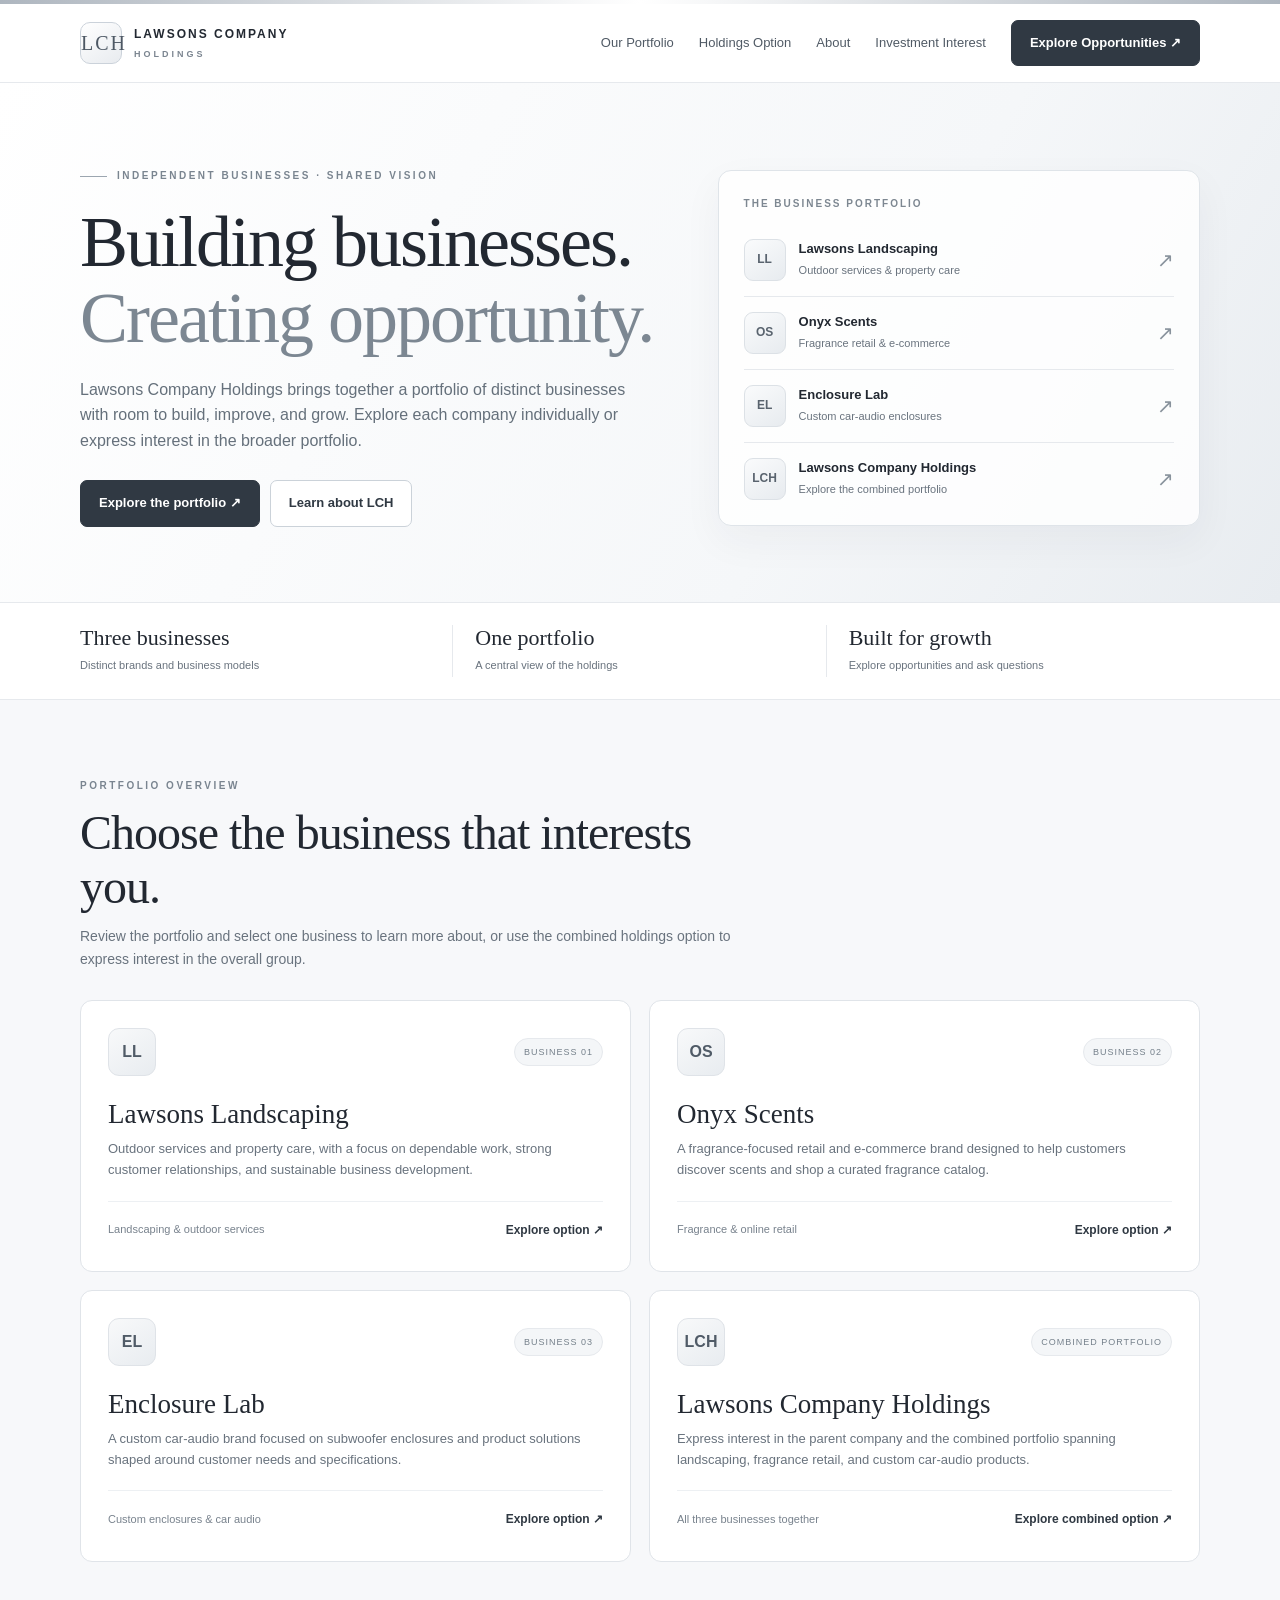
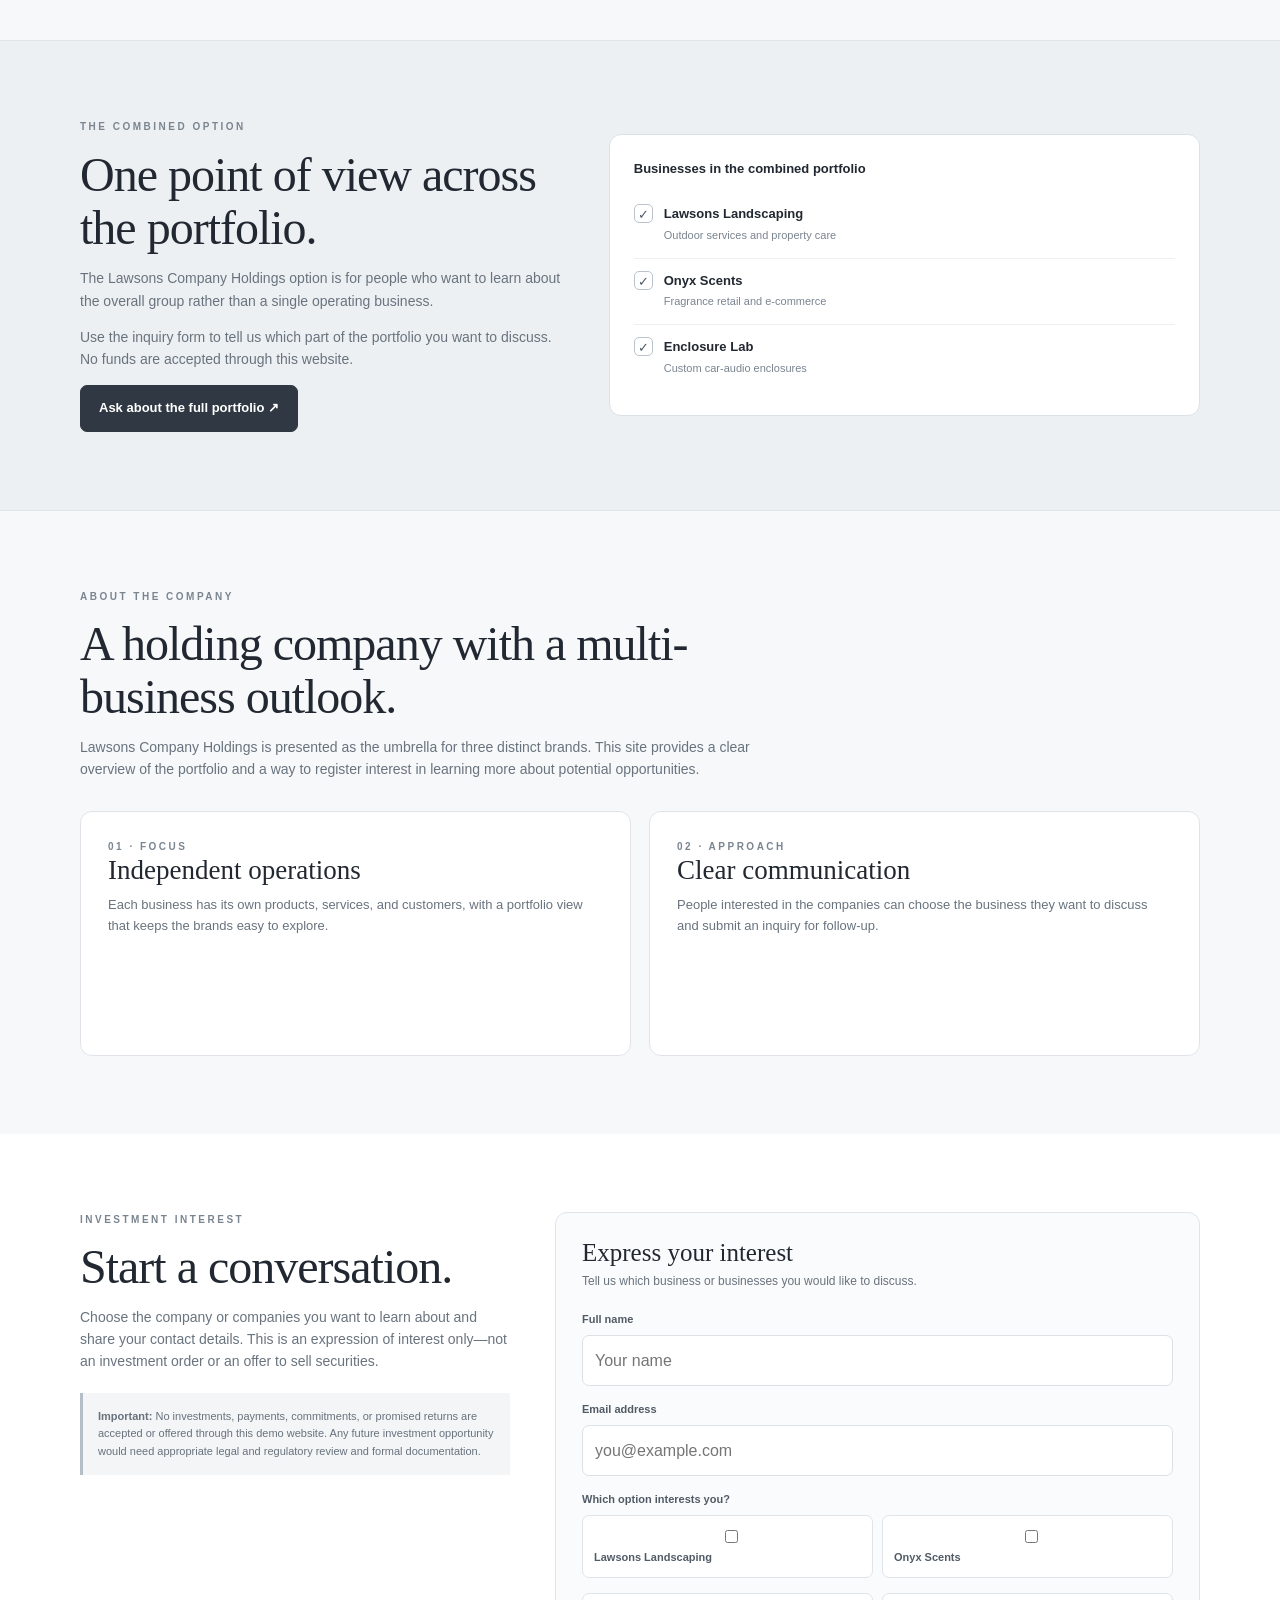
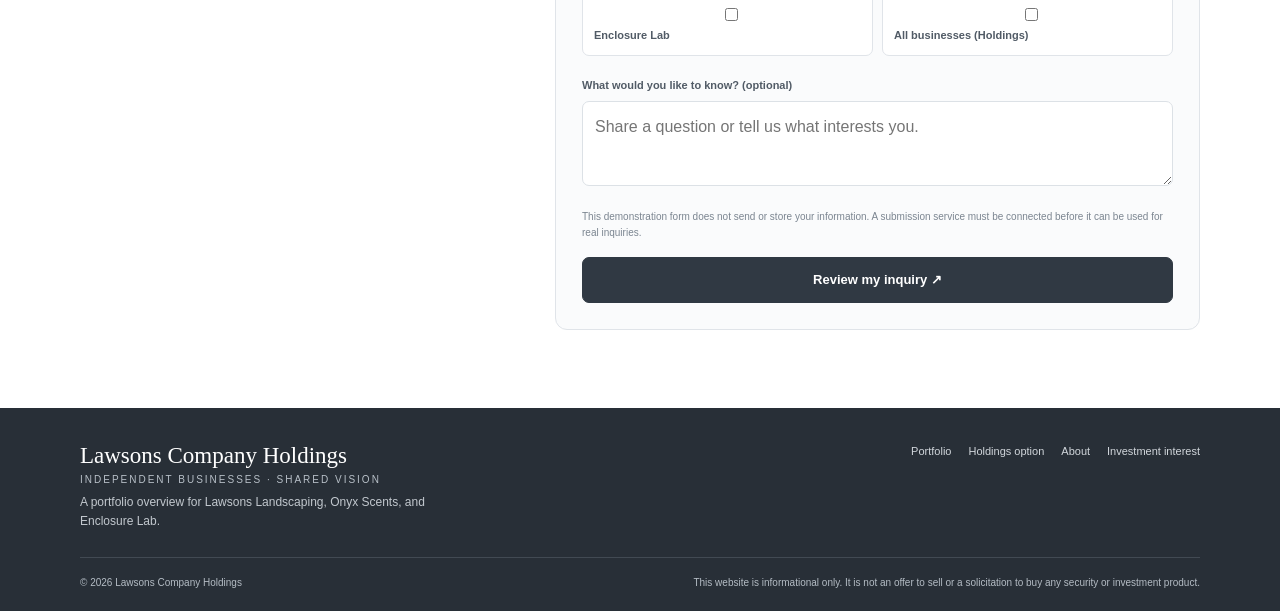
<file: Lawsons-Company-Holdings/index.html>
<!doctype html>
<html lang="en">
<head>
<meta charset="utf-8"><meta name="viewport" content="width=device-width,initial-scale=1">
<meta name="description" content="Lawsons Company Holdings — explore our business portfolio and express interest in learning more.">
<title>Lawsons Company Holdings | Business Portfolio</title>
<style>
:root{--bg:#f7f8fa;--white:#fff;--ink:#222831;--muted:#69737e;--silver:#d9dee4;--line:#e6e9ed;--dark:#303943;--soft:#eef1f4}
*{box-sizing:border-box}html{scroll-behavior:smooth}body{margin:0;background:var(--bg);color:var(--ink);font-family:Inter,-apple-system,BlinkMacSystemFont,"Segoe UI",Arial,sans-serif;line-height:1.6}a{color:inherit;text-decoration:none}button,input,textarea{font:inherit}.wrap{width:min(1120px,calc(100% - 40px));margin:auto}.topline{height:4px;background:linear-gradient(90deg,#aeb6bf,#fff,#aeb6bf)}header{position:sticky;top:0;background:#ffffffed;backdrop-filter:blur(12px);border-bottom:1px solid var(--line);z-index:10}nav{min-height:78px;display:flex;align-items:center;justify-content:space-between;gap:20px}.brand{display:flex;align-items:center;gap:12px;font-size:12px;font-weight:800;letter-spacing:2px}.mark{width:42px;height:42px;display:grid;place-items:center;border:1px solid #cbd2da;border-radius:10px;background:linear-gradient(145deg,#fff,#e8ebef);font:20px Georgia,serif;color:#4d5864}.brand small{display:block;color:#7b8590;font-size:9px;letter-spacing:3px;margin-top:3px}.links{display:flex;align-items:center;gap:25px;font-size:13px;color:#505a65}.links a:hover{color:#111}.btn{display:inline-flex;align-items:center;justify-content:center;gap:8px;padding:12px 18px;border:1px solid var(--dark);border-radius:7px;background:var(--dark);color:#fff;font-size:13px;font-weight:700;cursor:pointer}.btn:hover{background:#48535f}.btn.outline{background:#fff;color:var(--dark);border-color:#cbd2d9}.menu{display:none;padding:8px 11px;border:1px solid var(--line);border-radius:7px;background:#fff;color:var(--dark)}
.hero{padding:85px 0 75px;background:linear-gradient(120deg,#fff,#f5f7f9 65%,#e8ecf0);border-bottom:1px solid var(--line);overflow:hidden}.hero-grid{display:grid;grid-template-columns:1.1fr .9fr;gap:48px;align-items:center}.eyebrow,.kicker{font-size:10px;font-weight:800;letter-spacing:2.5px;text-transform:uppercase;color:#7a8590}.eyebrow:before{content:"";display:inline-block;width:27px;height:1px;background:#9ca6b0;vertical-align:middle;margin-right:10px}h1,h2,h3,p{margin-top:0}h1{font:normal clamp(43px,6vw,72px)/1.06 Georgia,serif;letter-spacing:-2px;margin:20px 0}h1 em{font-style:normal;color:#7c8792}.intro{font-size:16px;color:#65707b;max-width:570px;margin-bottom:27px}.actions{display:flex;flex-wrap:wrap;gap:10px}.panel{background:#ffffffd9;border:1px solid #dfe4e9;border-radius:13px;padding:25px;box-shadow:0 15px 40px #24303d0c}.panel-label{font-size:10px;font-weight:800;letter-spacing:2px;color:#7d8791;text-transform:uppercase;margin-bottom:12px}.portfolio-item{display:flex;align-items:center;gap:13px;padding:15px 0;border-bottom:1px solid var(--line)}.portfolio-item:last-child{border:0;padding-bottom:0}.mini{width:42px;height:42px;flex-shrink:0;display:grid;place-items:center;border-radius:9px;border:1px solid #dce1e6;background:linear-gradient(145deg,#fafbfc,#e7ebef);font-size:12px;font-weight:800;color:#59636e}.portfolio-item strong{display:block;font-size:13px}.portfolio-item small{display:block;font-size:11px;color:var(--muted);margin-top:2px}.arrow{margin-left:auto;color:#88929c;font-size:20px}.stats{background:#fff;border-bottom:1px solid var(--line)}.stats-grid{display:grid;grid-template-columns:repeat(3,1fr);padding:22px 0}.stat{padding:0 22px;border-right:1px solid var(--line)}.stat:first-child{padding-left:0}.stat:last-child{border:0}.stat strong{display:block;font:22px Georgia,serif}.stat span{font-size:11px;color:var(--muted)}
section.content{padding:78px 0}.heading{max-width:670px;margin-bottom:30px}.heading h2,.about-copy h2,.form-intro h2{font:normal clamp(34px,4.5vw,48px)/1.12 Georgia,serif;letter-spacing:-1px;margin:12px 0}.heading p,.about-copy p,.form-intro p{font-size:14px;color:var(--muted)}.cards{display:grid;grid-template-columns:repeat(2,minmax(0,1fr));gap:18px}.card{padding:27px;background:#fff;border:1px solid #e0e4e9;border-radius:12px;display:flex;flex-direction:column;min-height:245px;transition:.2s}.card:hover{transform:translateY(-3px);box-shadow:0 14px 38px #25303b0d;border-color:#cbd2d9}.card-top{display:flex;align-items:center;justify-content:space-between;margin-bottom:23px}.iconbox{height:48px;width:48px;display:grid;place-items:center;border-radius:11px;background:linear-gradient(145deg,#f8f9fa,#e8ecf0);border:1px solid #dfe3e8;color:#505b67;font-weight:800}.tag{font-size:9px;text-transform:uppercase;letter-spacing:1px;color:#75808b;background:#f4f6f8;border:1px solid #e6e9ed;border-radius:99px;padding:6px 9px}.card h3{font:normal 27px Georgia,serif;margin-bottom:9px}.card p{font-size:13px;color:var(--muted);margin-bottom:20px}.card-foot{border-top:1px solid #edf0f3;padding-top:15px;margin-top:auto;display:flex;justify-content:space-between;align-items:center;gap:10px;font-size:11px;color:#78828d}.textbtn{border:0;background:none;padding:4px 0;color:#303943;font-weight:800;font-size:12px;cursor:pointer}.textbtn:hover{text-decoration:underline}
.band{background:#edf0f3;border-block:1px solid #dfe4e9}.two-col{display:grid;grid-template-columns:.9fr 1.1fr;gap:45px;align-items:center}.about-copy h2{margin-top:13px}.included{background:#fff;border:1px solid #dce1e6;border-radius:12px;padding:24px}.included h3{font-size:13px;margin-bottom:12px}.checkrow{display:flex;gap:11px;padding:12px 0;border-bottom:1px solid #edf0f3;font-size:13px}.checkrow:last-child{border:0}.tick{height:19px;width:19px;border:1px solid #bac2cb;border-radius:5px;display:grid;place-items:center;flex-shrink:0;color:#505b67}.muted{color:#7a8490;font-size:11px}
.form-section{background:#fff}.form-grid{display:grid;grid-template-columns:.8fr 1.2fr;gap:45px;align-items:start}.notice{margin-top:20px;padding:15px;background:#f3f5f7;border-left:3px solid #b5bec7;color:#68727d;font-size:11px}.form-card{background:#fafbfc;border:1px solid #e0e4e9;border-radius:12px;padding:26px}.form-card h3{font:normal 25px Georgia,serif;margin-bottom:5px}.form-card>p{font-size:12px;color:var(--muted);margin-bottom:20px}.field{margin-bottom:15px}.field label{display:block;font-size:11px;font-weight:750;color:#515b66;margin-bottom:6px}.field input,.field textarea{width:100%;padding:12px;border:1px solid #dce1e6;border-radius:7px;background:#fff;outline:none}.field input:focus,.field textarea:focus{border-color:#8b96a2;box-shadow:0 0 0 3px #aeb8c21f}.field textarea{min-height:85px;resize:vertical}.choices{display:grid;grid-template-columns:1fr 1fr;gap:9px}.choice{display:flex;align-items:center;gap:8px;padding:11px;border:1px solid #e0e4e9;border-radius:7px;background:#fff;font-size:12px;color:#4f5964}.choice:has(input:checked){border-color:#9ca6b0;background:#f0f3f5}.choice input{accent-color:#4a5561}.smallnote{font-size:10px;color:#7b8590;margin:12px 0 16px}.form-card .btn{width:100%}.message{display:none;margin-top:12px;padding:12px;border:1px solid #dce1e6;background:#eef1f4;border-radius:7px;font-size:12px;color:#4e5964}.message.show{display:block}
footer{background:#282f37;color:#fff;padding:35px 0 20px}.foot-top{display:flex;justify-content:space-between;gap:25px;padding-bottom:25px;border-bottom:1px solid #424a53}.foot-title{font:normal 23px Georgia,serif}.foot-title small{display:block;font:10px Arial,sans-serif;letter-spacing:2px;color:#b8c0c8;margin-top:5px}.foot-top p{font-size:12px;color:#c2c8ce;max-width:360px;margin:8px 0 0}.foot-links{display:flex;flex-wrap:wrap;gap:17px;font-size:11px;color:#d2d7dc}.foot-bottom{display:flex;justify-content:space-between;gap:15px;padding-top:17px;color:#b4bcc4;font-size:10px}
@media(max-width:780px){.hero-grid,.two-col,.form-grid{grid-template-columns:1fr;gap:28px}.hero{padding:60px 0}.menu{display:block}.links{display:none;position:absolute;top:78px;left:0;right:0;padding:18px 20px;background:#fff;border-bottom:1px solid var(--line);flex-direction:column;align-items:stretch;gap:17px}.links.open{display:flex}.links .btn{width:100%}.cards{grid-template-columns:1fr}.stats-grid{grid-template-columns:1fr;gap:12px}.stat,.stat:first-child{border:0;border-bottom:1px solid var(--line);padding:0 0 12px}.stat:last-child{border:0;padding:0}.content{padding:58px 0}.foot-top,.foot-bottom{flex-direction:column}.choices{grid-template-columns:1fr 1fr}}
@media(max-width:460px){.wrap{width:calc(100% - 30px)}nav{min-height:70px}.links{top:70px}.brand{font-size:10px;letter-spacing:1.4px}.mark{width:37px;height:37px}.hero{padding:48px 0}h1{letter-spacing:-1.4px}.panel,.card,.form-card{padding:20px}.actions .btn{width:100%}.choices{grid-template-columns:1fr}.card-foot{align-items:flex-start;flex-direction:column}}
</style>
</head>
<body><div class="topline"></div>
<header><nav class="wrap"><a class="brand" href="#home"><span class="mark">LCH</span><span>LAWSONS COMPANY<small>HOLDINGS</small></span></a><button class="menu" id="menuToggle" aria-label="Toggle navigation" aria-expanded="false">☰</button><div class="links" id="navlinks"><a href="#portfolio">Our Portfolio</a><a href="#holdings">Holdings Option</a><a href="#about">About</a><a href="#interest">Investment Interest</a><a class="btn" href="#interest">Explore Opportunities ↗</a></div></nav></header>
<main>
<section class="hero" id="home"><div class="wrap hero-grid"><div><div class="eyebrow">Independent businesses · Shared vision</div><h1>Building businesses.<br><em>Creating opportunity.</em></h1><p class="intro">Lawsons Company Holdings brings together a portfolio of distinct businesses with room to build, improve, and grow. Explore each company individually or express interest in the broader portfolio.</p><div class="actions"><a class="btn" href="#portfolio">Explore the portfolio ↗</a><a class="btn outline" href="#about">Learn about LCH</a></div></div><aside class="panel"><div class="panel-label">The business portfolio</div><a class="portfolio-item" href="#landscaping"><span class="mini">LL</span><span><strong>Lawsons Landscaping</strong><small>Outdoor services & property care</small></span><span class="arrow">↗</span></a><a class="portfolio-item" href="#onyx"><span class="mini">OS</span><span><strong>Onyx Scents</strong><small>Fragrance retail & e-commerce</small></span><span class="arrow">↗</span></a><a class="portfolio-item" href="#enclosure"><span class="mini">EL</span><span><strong>Enclosure Lab</strong><small>Custom car-audio enclosures</small></span><span class="arrow">↗</span></a><a class="portfolio-item" href="#holdings"><span class="mini">LCH</span><span><strong>Lawsons Company Holdings</strong><small>Explore the combined portfolio</small></span><span class="arrow">↗</span></a></aside></div></section>
<div class="stats"><div class="wrap stats-grid"><div class="stat"><strong>Three businesses</strong><span>Distinct brands and business models</span></div><div class="stat"><strong>One portfolio</strong><span>A central view of the holdings</span></div><div class="stat"><strong>Built for growth</strong><span>Explore opportunities and ask questions</span></div></div></div>
<section class="content" id="portfolio"><div class="wrap"><div class="heading"><div class="kicker">Portfolio overview</div><h2>Choose the business that interests you.</h2><p>Review the portfolio and select one business to learn more about, or use the combined holdings option to express interest in the overall group.</p></div><div class="cards">
<article class="card" id="landscaping"><div class="card-top"><span class="iconbox">LL</span><span class="tag">Business 01</span></div><h3>Lawsons Landscaping</h3><p>Outdoor services and property care, with a focus on dependable work, strong customer relationships, and sustainable business development.</p><div class="card-foot"><span>Landscaping & outdoor services</span><button class="textbtn" data-select="landscaping">Explore option ↗</button></div></article>
<article class="card" id="onyx"><div class="card-top"><span class="iconbox">OS</span><span class="tag">Business 02</span></div><h3>Onyx Scents</h3><p>A fragrance-focused retail and e-commerce brand designed to help customers discover scents and shop a curated fragrance catalog.</p><div class="card-foot"><span>Fragrance & online retail</span><button class="textbtn" data-select="onyx">Explore option ↗</button></div></article>
<article class="card" id="enclosure"><div class="card-top"><span class="iconbox">EL</span><span class="tag">Business 03</span></div><h3>Enclosure Lab</h3><p>A custom car-audio brand focused on subwoofer enclosures and product solutions shaped around customer needs and specifications.</p><div class="card-foot"><span>Custom enclosures & car audio</span><button class="textbtn" data-select="enclosure">Explore option ↗</button></div></article>
<article class="card" id="holdings"><div class="card-top"><span class="iconbox">LCH</span><span class="tag">Combined portfolio</span></div><h3>Lawsons Company Holdings</h3><p>Express interest in the parent company and the combined portfolio spanning landscaping, fragrance retail, and custom car-audio products.</p><div class="card-foot"><span>All three businesses together</span><button class="textbtn" data-select="all">Explore combined option ↗</button></div></article>
</div></div></section>
<section class="content band"><div class="wrap two-col"><div class="about-copy"><div class="kicker">The combined option</div><h2>One point of view across the portfolio.</h2><p>The Lawsons Company Holdings option is for people who want to learn about the overall group rather than a single operating business.</p><p>Use the inquiry form to tell us which part of the portfolio you want to discuss. No funds are accepted through this website.</p><a class="btn" href="#interest" data-select="all">Ask about the full portfolio ↗</a></div><div class="included"><h3>Businesses in the combined portfolio</h3><div class="checkrow"><span class="tick">✓</span><span><strong>Lawsons Landscaping</strong><br><span class="muted">Outdoor services and property care</span></span></div><div class="checkrow"><span class="tick">✓</span><span><strong>Onyx Scents</strong><br><span class="muted">Fragrance retail and e-commerce</span></span></div><div class="checkrow"><span class="tick">✓</span><span><strong>Enclosure Lab</strong><br><span class="muted">Custom car-audio enclosures</span></span></div></div></div></section>
<section class="content" id="about"><div class="wrap"><div class="heading"><div class="kicker">About the company</div><h2>A holding company with a multi-business outlook.</h2><p>Lawsons Company Holdings is presented as the umbrella for three distinct brands. This site provides a clear overview of the portfolio and a way to register interest in learning more about potential opportunities.</p></div><div class="cards"><article class="card"><div class="kicker">01 · Focus</div><h3>Independent operations</h3><p>Each business has its own products, services, and customers, with a portfolio view that keeps the brands easy to explore.</p></article><article class="card"><div class="kicker">02 · Approach</div><h3>Clear communication</h3><p>People interested in the companies can choose the business they want to discuss and submit an inquiry for follow-up.</p></article></div></div></section>
<section class="content form-section" id="interest"><div class="wrap form-grid"><div class="form-intro"><div class="kicker">Investment interest</div><h2>Start a conversation.</h2><p>Choose the company or companies you want to learn about and share your contact details. This is an expression of interest only—not an investment order or an offer to sell securities.</p><div class="notice"><strong>Important:</strong> No investments, payments, commitments, or promised returns are accepted or offered through this demo website. Any future investment opportunity would need appropriate legal and regulatory review and formal documentation.</div></div><form class="form-card" id="interestForm"><h3>Express your interest</h3><p>Tell us which business or businesses you would like to discuss.</p><div class="field"><label for="fullName">Full name</label><input id="fullName" name="fullName" autocomplete="name" required placeholder="Your name"></div><div class="field"><label for="email">Email address</label><input id="email" name="email" type="email" autocomplete="email" required placeholder="you@example.com"></div><div class="field"><label>Which option interests you?</label><div class="choices"><label class="choice"><input type="checkbox" name="interest" value="Lawsons Landscaping"> Lawsons Landscaping</label><label class="choice"><input type="checkbox" name="interest" value="Onyx Scents"> Onyx Scents</label><label class="choice"><input type="checkbox" name="interest" value="Enclosure Lab"> Enclosure Lab</label><label class="choice"><input type="checkbox" name="interest" value="Lawsons Company Holdings"> All businesses (Holdings)</label></div></div><div class="field"><label for="message">What would you like to know? (optional)</label><textarea id="message" name="message" placeholder="Share a question or tell us what interests you."></textarea></div><div class="smallnote">This demonstration form does not send or store your information. A submission service must be connected before it can be used for real inquiries.</div><button class="btn" type="submit">Review my inquiry ↗</button><div class="message" id="formMessage" role="status"></div></form></div></section>
</main><footer><div class="wrap"><div class="foot-top"><div><div class="foot-title">Lawsons Company Holdings<small>INDEPENDENT BUSINESSES · SHARED VISION</small></div><p>A portfolio overview for Lawsons Landscaping, Onyx Scents, and Enclosure Lab.</p></div><div class="foot-links"><a href="#portfolio">Portfolio</a><a href="#holdings">Holdings option</a><a href="#about">About</a><a href="#interest">Investment interest</a></div></div><div class="foot-bottom"><span>© <span id="year"></span> Lawsons Company Holdings</span><span>This website is informational only. It is not an offer to sell or a solicitation to buy any security or investment product.</span></div></div></footer>
<script>
const menuToggle=document.getElementById('menuToggle'),navlinks=document.getElementById('navlinks');menuToggle.addEventListener('click',()=>{const open=navlinks.classList.toggle('open');menuToggle.setAttribute('aria-expanded',String(open));menuToggle.textContent=open?'✕':'☰'});navlinks.querySelectorAll('a').forEach(a=>a.addEventListener('click',()=>{navlinks.classList.remove('open');menuToggle.setAttribute('aria-expanded','false');menuToggle.textContent='☰'}));
function chooseOption(value){document.querySelectorAll('input[name="interest"]').forEach(input=>{input.checked=value==='all'?input.value!=='Lawsons Company Holdings':input.value===({'landscaping':'Lawsons Landscaping','onyx':'Onyx Scents','enclosure':'Enclosure Lab'}[value]||value)});document.getElementById('interest').scrollIntoView({behavior:'smooth'});}
document.querySelectorAll('[data-select]').forEach(el=>el.addEventListener('click',e=>{e.preventDefault();chooseOption(el.dataset.select)}));
document.getElementById('interestForm').addEventListener('submit',e=>{e.preventDefault();const selected=[...document.querySelectorAll('input[name="interest"]:checked')].map(i=>i.value);const msg=document.getElementById('formMessage');if(!selected.length){msg.textContent='Please select at least one company or portfolio option. No information has been sent.';}else{msg.textContent='Your selections are ready to review: '+selected.join(', ')+'. This demo is not connected to a submission service, so your information has not been sent or saved.';}msg.classList.add('show')});document.getElementById('year').textContent=new Date().getFullYear();
</script></body></html>
</file>
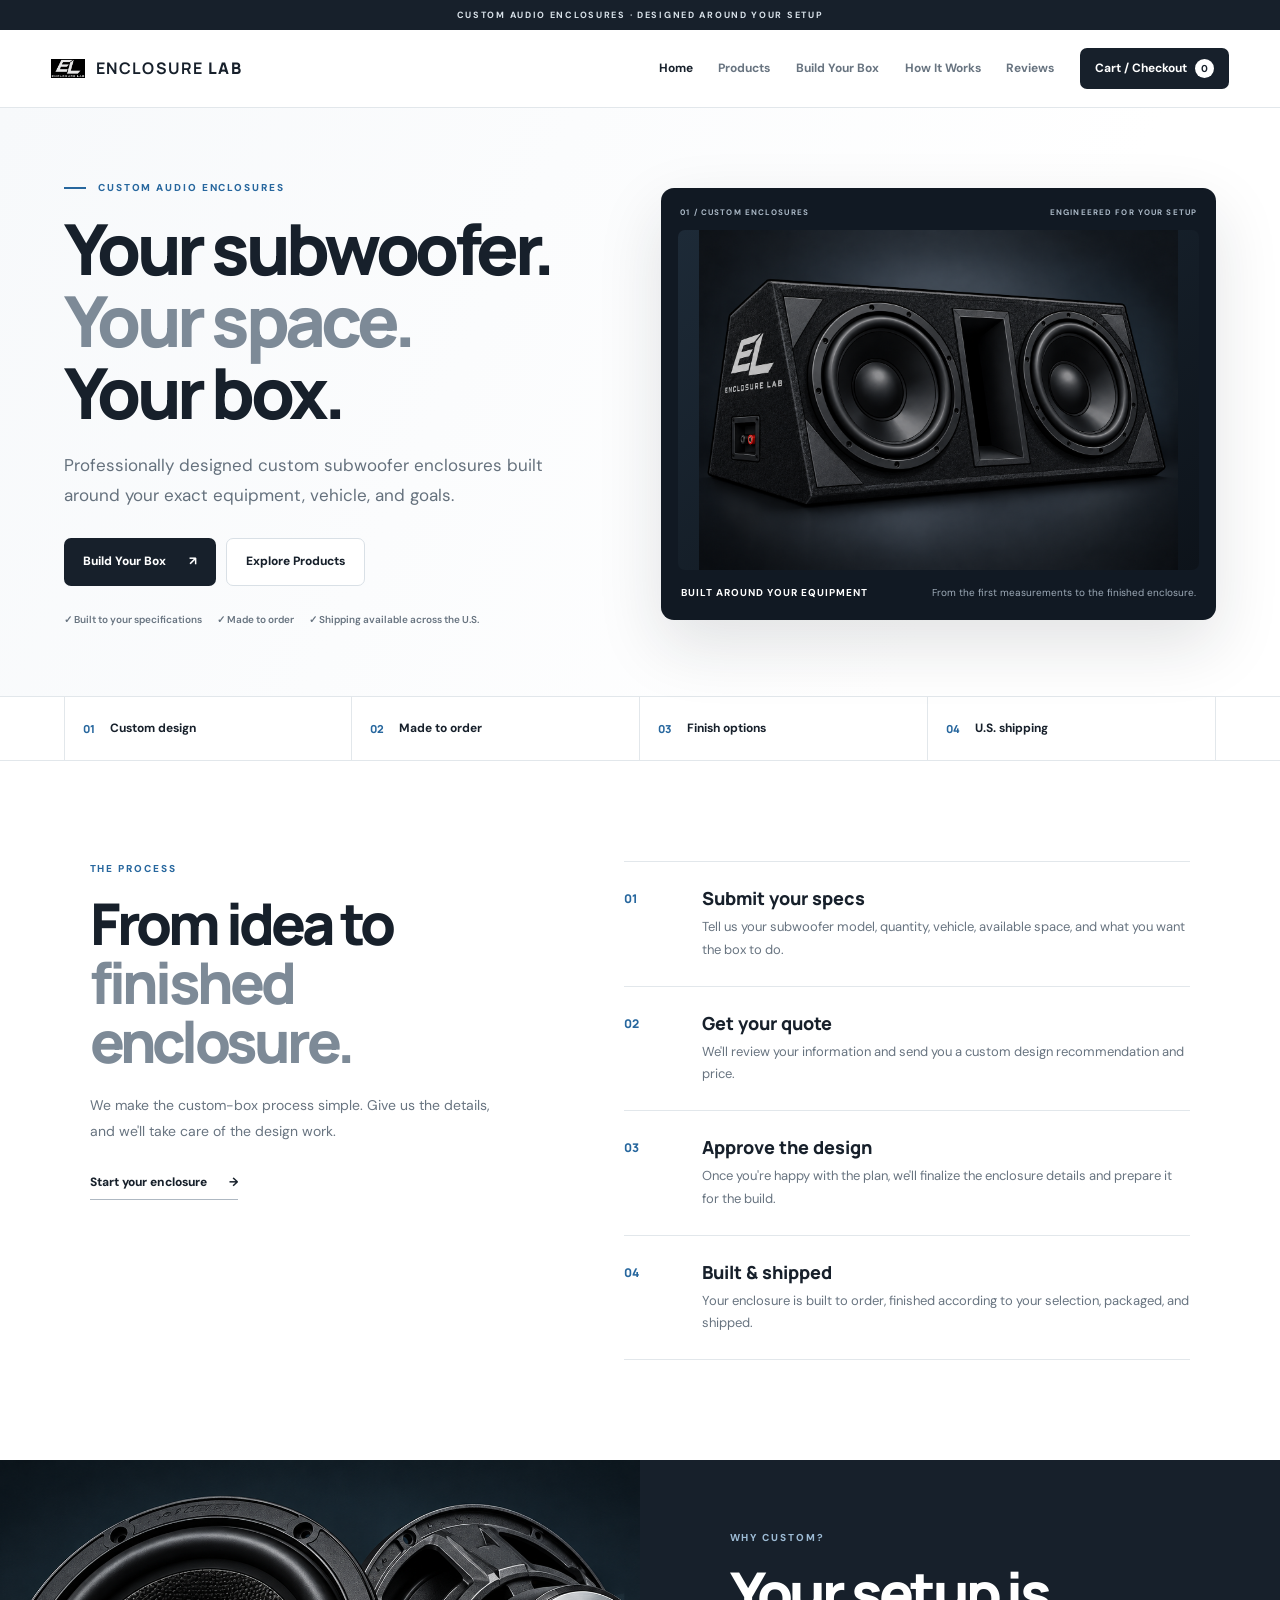
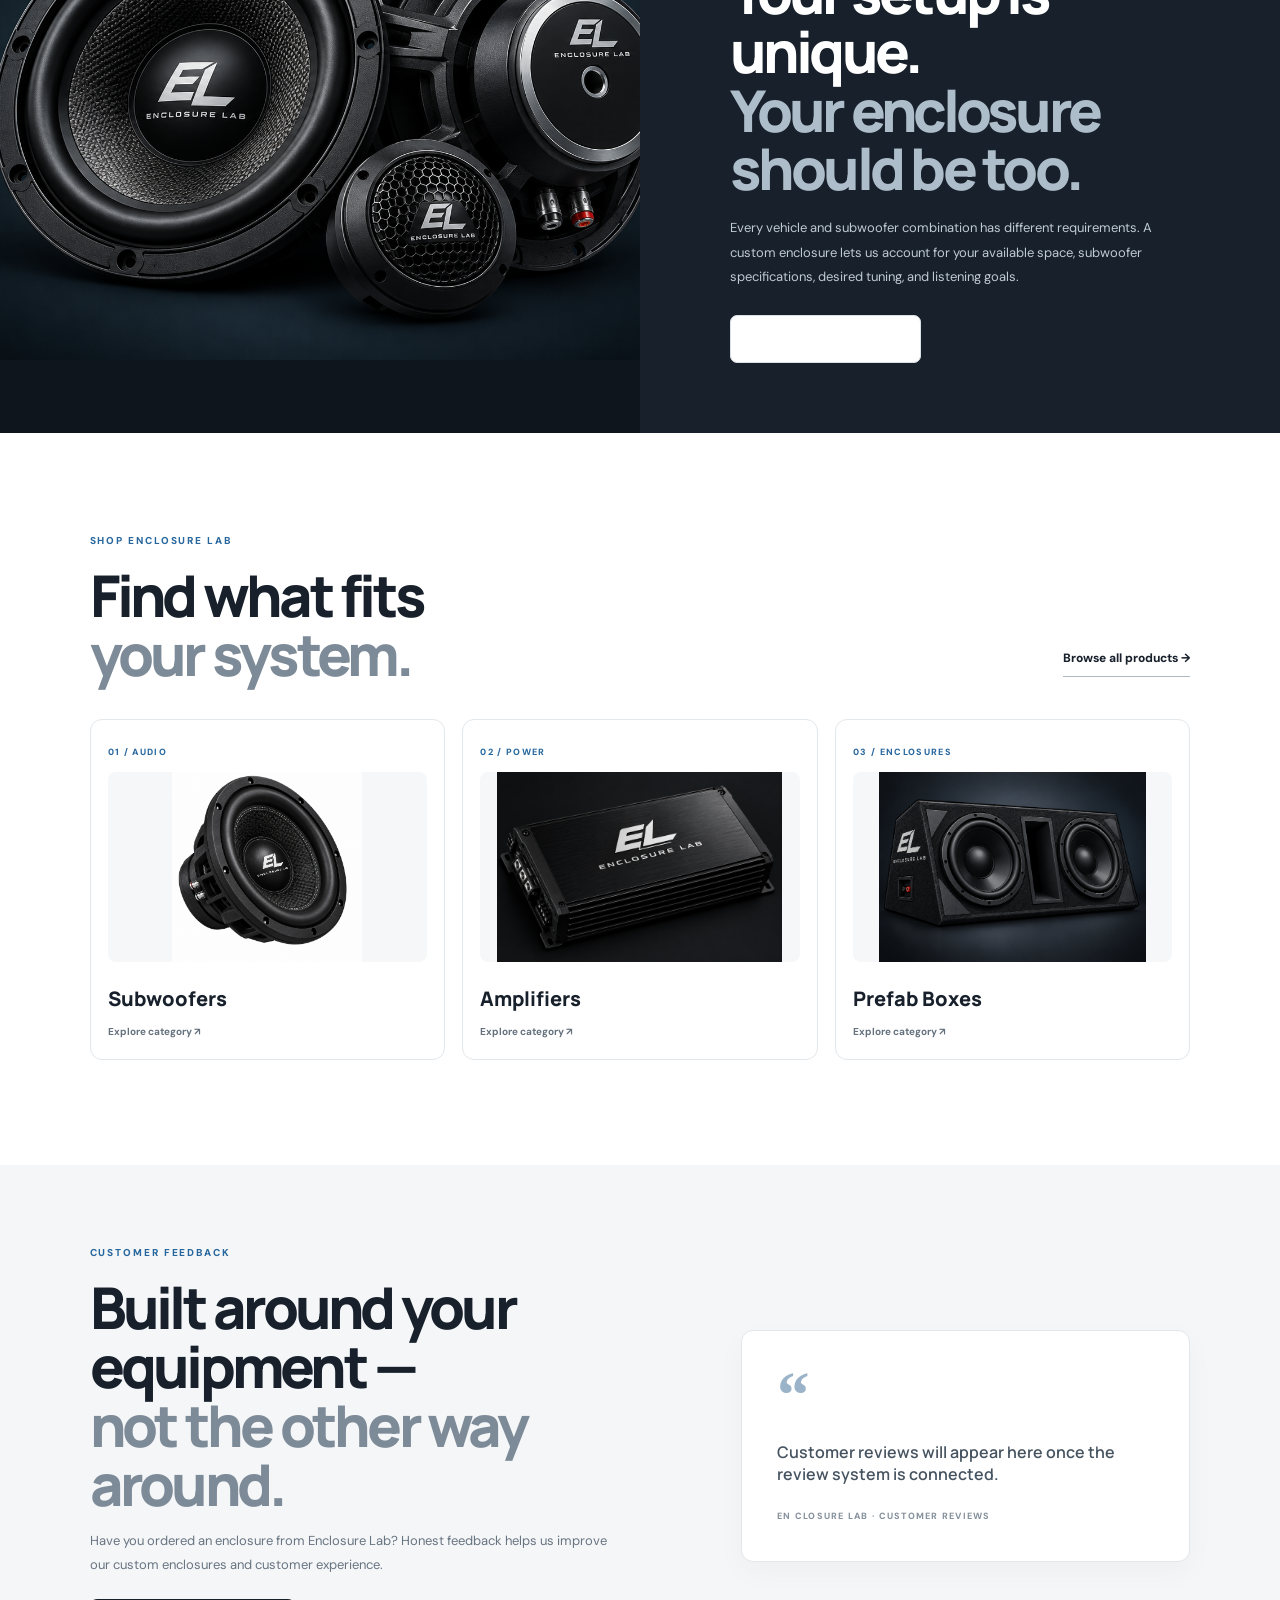
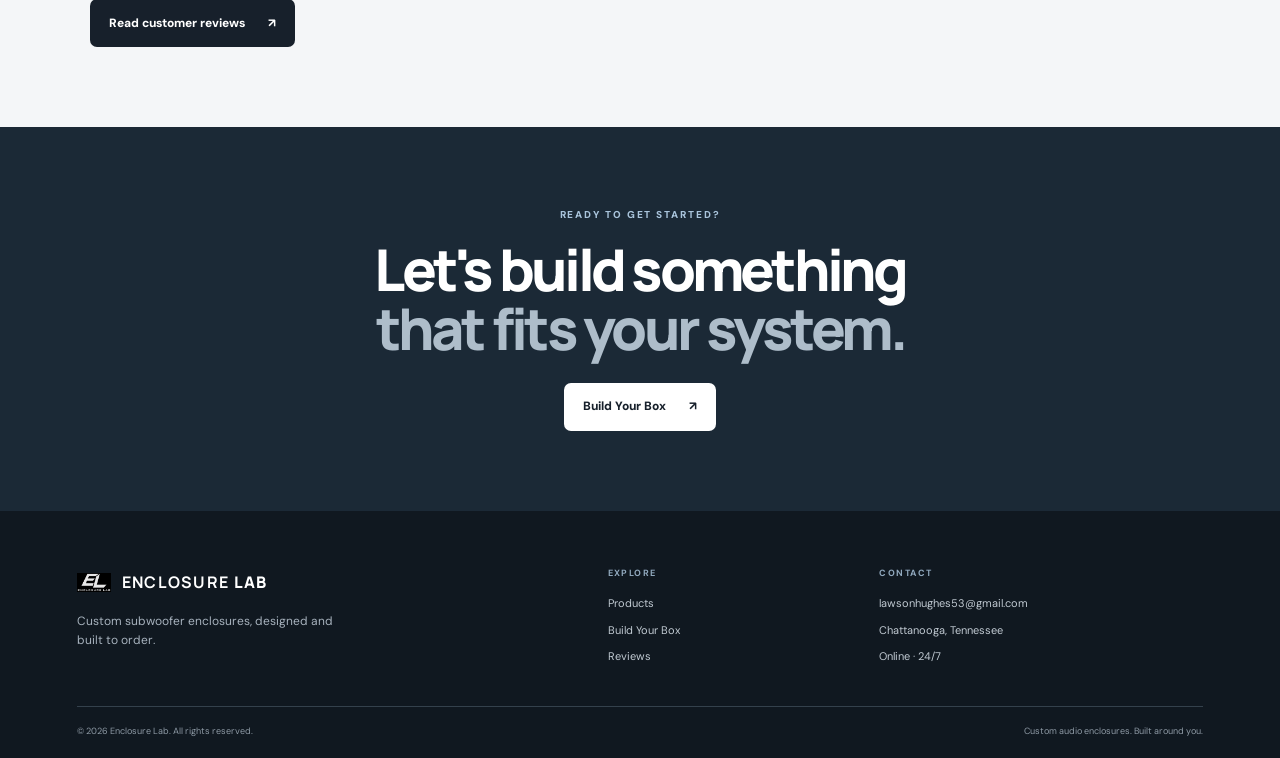
<file: rebuild/index.html>
<!doctype html>
<html lang="en">
<head>
  <meta charset="utf-8">
  <meta name="viewport" content="width=device-width,initial-scale=1">
  <meta name="description" content="Custom subwoofer enclosures designed around your equipment, vehicle, and goals. Enclosure Lab designs, builds, and ships custom audio enclosures.">
  <title>Enclosure Lab | Custom Audio Enclosures</title>
  <link rel="preconnect" href="https://fonts.googleapis.com">
  <link rel="preconnect" href="https://fonts.gstatic.com" crossorigin>
  <link href="https://fonts.googleapis.com/css2?family=DM+Sans:wght@400;500;600;700&family=Manrope:wght@400;500;600;700;800&display=swap" rel="stylesheet">
  <link rel="stylesheet" href="style.css">
</head>
<body>
  <div class="announcement">CUSTOM AUDIO ENCLOSURES · DESIGNED AROUND YOUR SETUP</div>
  <header class="header">
    <a class="brand" href="index.html" aria-label="Enclosure Lab home">
      <img src="../enclosure-lab-logo.png" alt="" onerror="this.hidden=true">
      <span>ENCLOSURE <b>LAB</b></span>
    </a>
    <button class="menu-toggle" aria-label="Open navigation" aria-expanded="false">☰</button>
    <nav class="nav" aria-label="Main navigation">
      <a class="active" href="index.html">Home</a>
      <a href="products.html">Products</a>
      <a href="build-your-box.html">Build Your Box</a>
      <a href="index.html#process">How It Works</a>
      <a href="index.html#reviews">Reviews</a>
      <a class="nav-cart" href="checkout.html">Cart / Checkout <span class="cart-count" data-cart-count>0</span></a>
    </nav>
  </header>

  <main>
    <section class="hero">
      <div class="hero-copy">
        <p class="eyebrow"><span></span> CUSTOM AUDIO ENCLOSURES</p>
        <h1>Your subwoofer.<br><em>Your space.</em><br>Your box.</h1>
        <p class="hero-lead">Professionally designed custom subwoofer enclosures built around your exact equipment, vehicle, and goals.</p>
        <div class="hero-actions">
          <a class="button button-dark" href="build-your-box.html">Build Your Box <span>↗</span></a>
          <a class="button button-light" href="products.html">Explore Products</a>
        </div>
        <div class="hero-notes"><span>✓ Built to your specifications</span><span>✓ Made to order</span><span>✓ Shipping available across the U.S.</span></div>
      </div>
      <div class="hero-art">
        <div class="art-label"><span>01 / CUSTOM ENCLOSURES</span><span>ENGINEERED FOR YOUR SETUP</span></div>
        <img src="../box-hero.png" alt="Custom subwoofer enclosure product render" onerror="this.src='../EL%20Enclosure%20Lab%20Audio%20Showcase(1).png'">
        <div class="art-caption"><strong>BUILT AROUND YOUR EQUIPMENT</strong><span>From the first measurements to the finished enclosure.</span></div>
      </div>
    </section>

    <section class="trust-strip" aria-label="Enclosure Lab services">
      <div><b>01</b><span>Custom design</span></div><div><b>02</b><span>Made to order</span></div><div><b>03</b><span>Finish options</span></div><div><b>04</b><span>U.S. shipping</span></div>
    </section>

    <section class="section process" id="process">
      <div class="section-intro">
        <p class="eyebrow">THE PROCESS</p>
        <h2>From idea to<br><em>finished enclosure.</em></h2>
        <p>We make the custom-box process simple. Give us the details, and we'll take care of the design work.</p>
        <a class="text-link" href="build-your-box.html">Start your enclosure <span>→</span></a>
      </div>
      <div class="steps">
        <article class="step"><span class="step-number">01</span><div><h3>Submit your specs</h3><p>Tell us your subwoofer model, quantity, vehicle, available space, and what you want the box to do.</p></div></article>
        <article class="step"><span class="step-number">02</span><div><h3>Get your quote</h3><p>We'll review your information and send you a custom design recommendation and price.</p></div></article>
        <article class="step"><span class="step-number">03</span><div><h3>Approve the design</h3><p>Once you're happy with the plan, we'll finalize the enclosure details and prepare it for the build.</p></div></article>
        <article class="step"><span class="step-number">04</span><div><h3>Built & shipped</h3><p>Your enclosure is built to order, finished according to your selection, packaged, and shipped.</p></div></article>
      </div>
    </section>

    <section class="feature-band">
      <div class="feature-image"><img src="../EL%20Enclosure%20Lab%20Audio%20Showcase(1).png" alt="Enclosure Lab audio equipment showcase"></div>
      <div class="feature-copy"><p class="eyebrow">WHY CUSTOM?</p><h2>Your setup is unique.<br><em>Your enclosure should be too.</em></h2><p>Every vehicle and subwoofer combination has different requirements. A custom enclosure lets us account for your available space, subwoofer specifications, desired tuning, and listening goals.</p><a class="button button-light" href="build-your-box.html">Start a custom order <span>↗</span></a></div>
    </section>

    <section class="section categories">
      <div class="section-heading"><div><p class="eyebrow">SHOP ENCLOSURE LAB</p><h2>Find what fits<br><em>your system.</em></h2></div><a class="text-link" href="products.html">Browse all products →</a></div>
      <div class="category-grid">
        <a class="category-card" href="products.html#subwoofers"><span>01 / AUDIO</span><img src="../subwoofer-angle.png" alt="Subwoofer"><h3>Subwoofers</h3><b>Explore category ↗</b></a>
        <a class="category-card" href="products.html#amplifiers"><span>02 / POWER</span><img src="../amplifier-angle.png" alt="Car audio amplifier"><h3>Amplifiers</h3><b>Explore category ↗</b></a>
        <a class="category-card" href="products.html#prefab"><span>03 / ENCLOSURES</span><img src="../box-hero.png" alt="Subwoofer enclosure"><h3>Prefab Boxes</h3><b>Explore category ↗</b></a>
      </div>
    </section>

    <section class="reviews-section" id="reviews">
      <div class="reviews-inner"><div><p class="eyebrow">CUSTOMER FEEDBACK</p><h2>Built around your equipment —<br><em>not the other way around.</em></h2><p>Have you ordered an enclosure from Enclosure Lab? Honest feedback helps us improve our custom enclosures and customer experience.</p><a class="button button-dark" href="reviews.html">Read customer reviews <span>↗</span></a></div><div class="review-placeholder"><div class="quote-mark">“</div><p>Customer reviews will appear here once the review system is connected.</p><span>EN CLOSURE LAB · CUSTOMER REVIEWS</span></div></div>
    </section>

    <section class="closing-cta"><p class="eyebrow">READY TO GET STARTED?</p><h2>Let's build something<br><em>that fits your system.</em></h2><a class="button button-white" href="build-your-box.html">Build Your Box <span>↗</span></a></section>
  </main>

  <footer class="footer">
    <div class="footer-main"><div><a class="brand footer-brand" href="index.html"><img src="../enclosure-lab-logo.png" alt="" onerror="this.hidden=true"><span>ENCLOSURE <b>LAB</b></span></a><p>Custom subwoofer enclosures, designed and built to order.</p></div><div><b>EXPLORE</b><a href="products.html">Products</a><a href="build-your-box.html">Build Your Box</a><a href="reviews.html">Reviews</a></div><div><b>CONTACT</b><a href="mailto:lawsonhughes53@gmail.com">lawsonhughes53@gmail.com</a><span>Chattanooga, Tennessee</span><span>Online · 24/7</span></div></div>
    <div class="footer-bottom"><span>© <span id="year"></span> Enclosure Lab. All rights reserved.</span><span>Custom audio enclosures. Built around you.</span></div>
  </footer>
  <script src="script.js"></script>
</body>
</html>
</file>
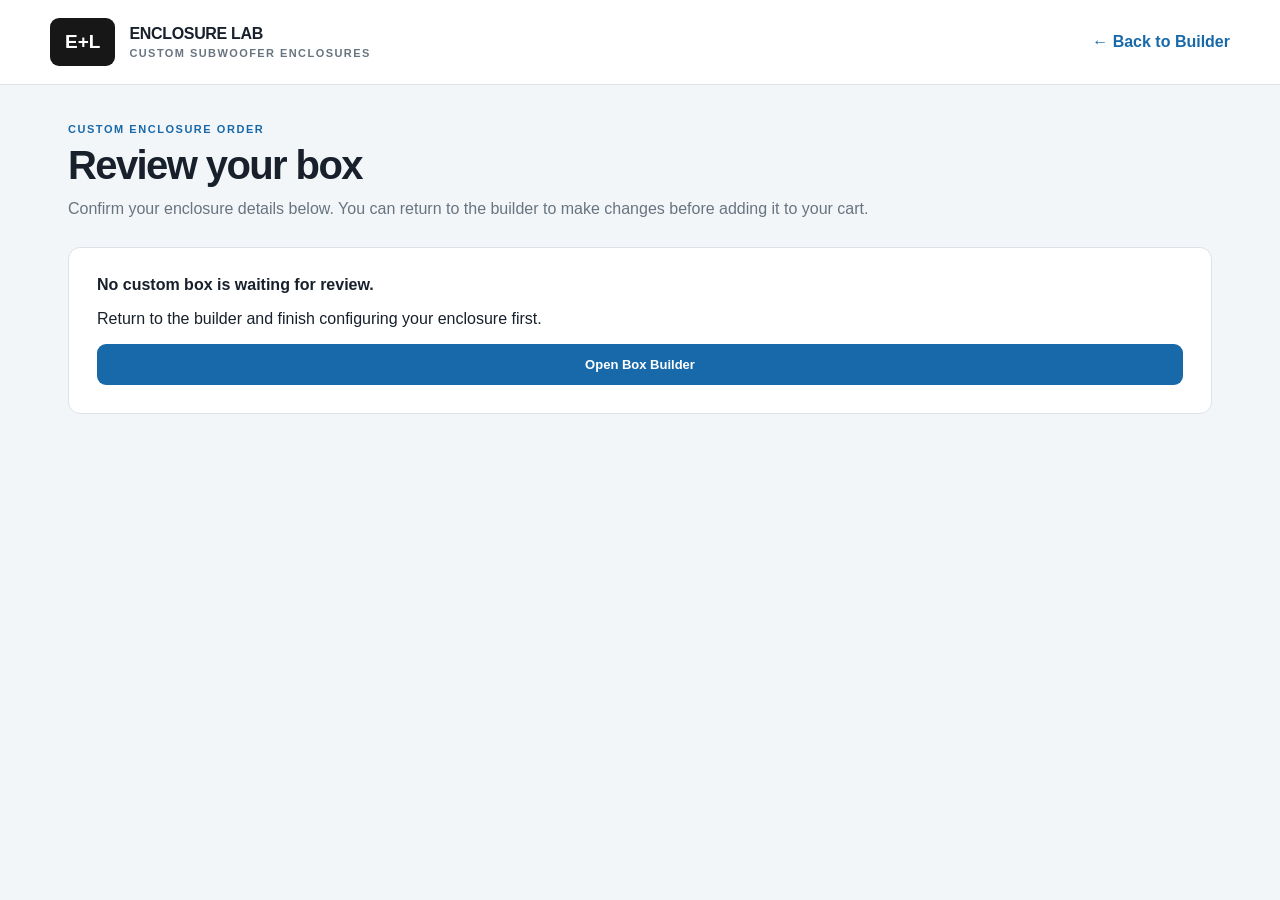
<file: custom-box-review.html>
<!doctype html>
<html lang="en">
<head>
<meta charset="utf-8"><meta name="viewport" content="width=device-width,initial-scale=1">
<title>Review Custom Box | Enclosure Lab</title>
<style>
:root{--ink:#17202b;--muted:#687480;--line:#dce2e8;--blue:#1769aa;--pale:#f3f6f8}
*{box-sizing:border-box}body{margin:0;background:#f3f6f8;color:var(--ink);font-family:Inter,-apple-system,BlinkMacSystemFont,"Segoe UI",Arial,sans-serif}
header{background:#fff;border-bottom:1px solid var(--line);padding:18px max(20px,calc((100% - 1180px)/2));display:flex;align-items:center;gap:14px}
.logo{background:#171717;color:#fff;border-radius:9px;padding:13px 15px;font-weight:900;font-size:19px}.brand{font-weight:850;letter-spacing:-.02em}.brand small{display:block;color:var(--muted);font-size:11px;letter-spacing:.13em;margin-top:4px}header a{margin-left:auto;color:var(--blue);font-weight:750;text-decoration:none}
main{max-width:1180px;margin:38px auto;padding:0 18px 50px}.eyebrow{color:var(--blue);font-size:11px;font-weight:850;letter-spacing:.14em}h1{font-size:clamp(28px,4vw,40px);letter-spacing:-.04em;margin:8px 0} .lead{color:var(--muted);line-height:1.6;margin:0 0 25px}
.layout{display:grid;grid-template-columns:minmax(0,1.5fr) minmax(290px,.8fr);gap:20px;align-items:start}.card{background:#fff;border:1px solid var(--line);border-radius:14px;box-shadow:0 8px 28px #17202b0a;overflow:hidden}.card-head{padding:19px 22px;border-bottom:1px solid var(--line);font-size:16px;font-weight:850}.content{padding:22px}
.visual{background:linear-gradient(145deg,#f9fbfd,#edf2f6);border:1px solid var(--line);border-radius:12px;padding:18px;margin-bottom:20px;display:grid;place-items:center;min-height:190px}.visual svg{width:min(100%,430px);height:auto}.visual-caption{font-size:11px;color:var(--muted);text-align:center;margin-top:8px}
.grid{display:grid;grid-template-columns:1fr 1fr;gap:0 22px}.detail{padding:12px 0;border-bottom:1px solid #edf0f3;min-width:0}.detail span{display:block;color:var(--muted);font-size:11px;font-weight:700;text-transform:uppercase;letter-spacing:.06em;margin-bottom:5px}.detail strong{font-size:14px;overflow-wrap:anywhere}
.summary-line{display:flex;justify-content:space-between;gap:12px;padding:12px 0;border-bottom:1px solid #edf0f3;font-size:13px}.summary-line strong{text-align:right}.price-note{background:#f6f8fa;border-radius:9px;padding:13px;font-size:12px;color:var(--muted);line-height:1.5;margin:16px 0}
button,.button{display:inline-flex;justify-content:center;align-items:center;text-align:center;border:0;border-radius:9px;padding:13px 16px;font:inherit;font-size:13px;font-weight:800;cursor:pointer;text-decoration:none}.primary{background:var(--blue);color:#fff;width:100%}.primary:hover{background:#0d558e}.secondary{background:#fff;border:1px solid var(--line);color:var(--ink);width:100%;margin-top:10px}.primary:disabled{opacity:.65;cursor:wait}.status{font-size:12px;line-height:1.5;color:#a12b2b;margin-top:12px;min-height:18px}.empty{padding:28px;background:#fff;border:1px solid var(--line);border-radius:12px}.actions{margin-top:18px}
@media(max-width:760px){main{margin:24px auto}.layout{grid-template-columns:1fr}.grid{grid-template-columns:1fr 1fr}header{padding:13px 16px}}
@media(max-width:420px){.grid{grid-template-columns:1fr}.content{padding:16px}}
</style>
</head>
<body>
<header><div class="logo">E+L</div><div class="brand">ENCLOSURE LAB<small>CUSTOM SUBWOOFER ENCLOSURES</small></div><a href="index.html#quote">← Back to Builder</a></header>
<main>
<div class="eyebrow">CUSTOM ENCLOSURE ORDER</div><h1>Review your box</h1><p class="lead">Confirm your enclosure details below. You can return to the builder to make changes before adding it to your cart.</p>
<div id="reviewRoot"><div class="empty">Loading your custom enclosure…</div></div>
</main>
<script>
(function(){
 const CART_KEY="enclosureLabCart",PENDING_KEY="enclosureLabPendingCustomBox";
 const root=document.getElementById("reviewRoot");
 const money=n=>"$"+Number(n).toFixed(2);
 function esc(v){return String(v==null||v===""?"—":v).replace(/[&<>"']/g,c=>({"&":"&amp;","<":"&lt;",">":"&gt;",'"':"&quot;","'":"&#39;"}[c]));}
 function getPending(){
  try{
   const p=JSON.parse(localStorage.getItem(PENDING_KEY)||"null");
   if(p&&p.configuration)return p;
   const legacy=JSON.parse(localStorage.getItem("enclosureLabCustomBoxConfig")||"null");
   if(legacy&&legacy.width&&legacy.height&&legacy.depth)return {configuration:legacy};
  }catch(e){}
  return null;
 }
 function displayValue(q){
  const finish=q.finish||"—";
  const color=finish==="Paint"?(q.paintColor||"—")+(q.customPaintColor?" — "+q.customPaintColor:""):finish==="Wrap"?(q.wrapColor||"—")+(q.customWrapColor?" — "+q.customWrapColor:""):"—";
  return [
   ["Material",q.material],["Maximum width",q.width+" in"],["Height",q.height+" in"],["Depth",q.depth+" in"],["Box type",q.type],
   ["Port style",q.type==="Ported"?(q.portStyle||"—"):"Not applicable"],["Subwoofer model",q.model],["Subwoofer size",q.size+" in"],["Subwoofer quantity",q.quantity],
   ["Target tuning",q.type==="Ported"?(q.tuning+" Hz"):"Not applicable"],["Finish",finish],["Finish color",color],
   ["Paint design",finish==="Paint"?(q.paintDesign||"None"):"Not applicable"],["Paint details",q.paintNotes||"None provided"],
   ["Wrap type",finish==="Wrap"?(q.wrapType||"—"):"Not applicable"],["Wrap design",finish==="Wrap"?(q.wrapDesign||"None"):"Not applicable"],
   ["Raw material",finish==="Raw"?(q.rawMaterial||"—"):"Not applicable"],["Estimated weight",q.weightLb?q.weightLb+" lb":"To be confirmed"]
  ];
 }
 function render(){
  const pending=getPending();
  if(!pending){root.innerHTML='<div class="empty"><strong>No custom box is waiting for review.</strong><p>Return to the builder and finish configuring your enclosure first.</p><a class="button primary" href="index.html#quote">Open Box Builder</a></div>';return;}
  const q=pending.configuration;
  if(!q||!q.width||!q.height||!q.depth||!q.material||!q.type){root.innerHTML='<div class="empty"><strong>Your saved configuration is incomplete.</strong><p>Please return to the builder and complete the required fields.</p><a class="button primary" href="index.html#quote">Return to Builder</a></div>';return;}
  const details=displayValue(q);
  const isPorted=q.type==="Ported";
  root.innerHTML='<div class="layout"><section class="card"><div class="card-head">Your enclosure specifications</div><div class="content"><div class="visual"><div><svg viewBox="0 0 440 190" role="img" aria-label="Illustration of your enclosure"><polygon points="92,55 285,55 350,22 157,22" fill="#d5dce3" stroke="#687480" stroke-width="2"/><polygon points="285,55 350,22 350,145 285,178" fill="#8794a1" stroke="#52606d" stroke-width="2"/><rect x="92" y="55" width="193" height="123" rx="2" fill="#263442" stroke="#17202b" stroke-width="2"/>'+(isPorted?'<rect x="245" y="76" width="22" height="82" fill="#0e1720" stroke="#aab4bf" stroke-width="2"/>':'<circle cx="187" cy="116" r="39" fill="#121b24" stroke="#aab4bf" stroke-width="3"/><circle cx="187" cy="116" r="24" fill="#263442" stroke="#657382" stroke-width="2"/>')+'<text x="187" y="185" text-anchor="middle" font-size="10" fill="#52606d">Illustrative enclosure preview</text></svg><div class="visual-caption">Illustration only — final enclosure design is confirmed after review.</div></div></div><div class="grid">'+details.map(([k,v])=>'<div class="detail"><span>'+esc(k)+'</span><strong>'+esc(v)+'</strong></div>').join("")+'</div></div></section><aside class="card"><div class="card-head">Cart summary</div><div class="content"><div class="summary-line"><span>Item</span><strong>Custom enclosure</strong></div><div class="summary-line"><span>Quantity</span><strong>1 custom order</strong></div><div class="summary-line"><span>Subwoofers</span><strong>'+esc(q.quantity||1)+' × '+esc(q.size)+' in</strong></div><div class="summary-line"><span>Estimated weight</span><strong>'+esc(q.weightLb?q.weightLb+" lb":"TBD")+'</strong></div><div class="price-note">Custom enclosure pricing will be confirmed after reviewing your specifications. No payment is collected on this page.</div><div class="actions"><button class="primary" id="addToCart" type="button">Add Custom Box to Cart</button><a class="button secondary" href="index.html#quote">Edit Box Details</a><a class="button secondary" href="checkout.html">View Existing Cart</a><div class="status" id="status" role="status" aria-live="polite"></div></div></div></aside></div>';
  document.getElementById("addToCart").addEventListener("click",addToCart);
 }
 function addToCart(){
  const button=document.getElementById("addToCart"),status=document.getElementById("status"),pending=getPending(),q=pending&&pending.configuration;
  if(!q){status.textContent="Your custom box could not be found. Return to the builder.";return;}
  button.disabled=true;button.textContent="Adding to cart…";status.textContent="";
  try{
   let cart=JSON.parse(localStorage.getItem(CART_KEY)||"[]");if(!Array.isArray(cart))cart=[];
   const signature=JSON.stringify(q);
   const found=cart.find(item=>item&&item.category==="enclosure"&&item.configuration&&JSON.stringify(item.configuration)===signature);
   if(found){found.qty=Math.max(1,Number(found.qty)||1);}
   else{cart.push({name:"Custom subwoofer enclosure — "+q.type+" — "+(q.quantity||1)+" × "+q.size+" in ("+q.material+")",category:"enclosure",price:null,qty:1,weightLb:Number(q.weightLb)||0,configuration:q});}
   const saved=JSON.stringify(cart);localStorage.setItem(CART_KEY,saved);
   if(localStorage.getItem(CART_KEY)!==saved)throw new Error("Cart storage verification failed");
   localStorage.removeItem(PENDING_KEY);
   status.style.color="#26764c";status.textContent="Your custom enclosure has been added to your cart.";
   button.textContent="Added to Cart";
   setTimeout(()=>{window.location.href="checkout.html?cartUpdated=1";},650);
  }catch(err){console.error(err);button.disabled=false;button.textContent="Add Custom Box to Cart";status.textContent="We couldn't save your box. Please check that site storage is enabled and try again.";}
 }
 render();
})();
</script>
</body></html>
</file>
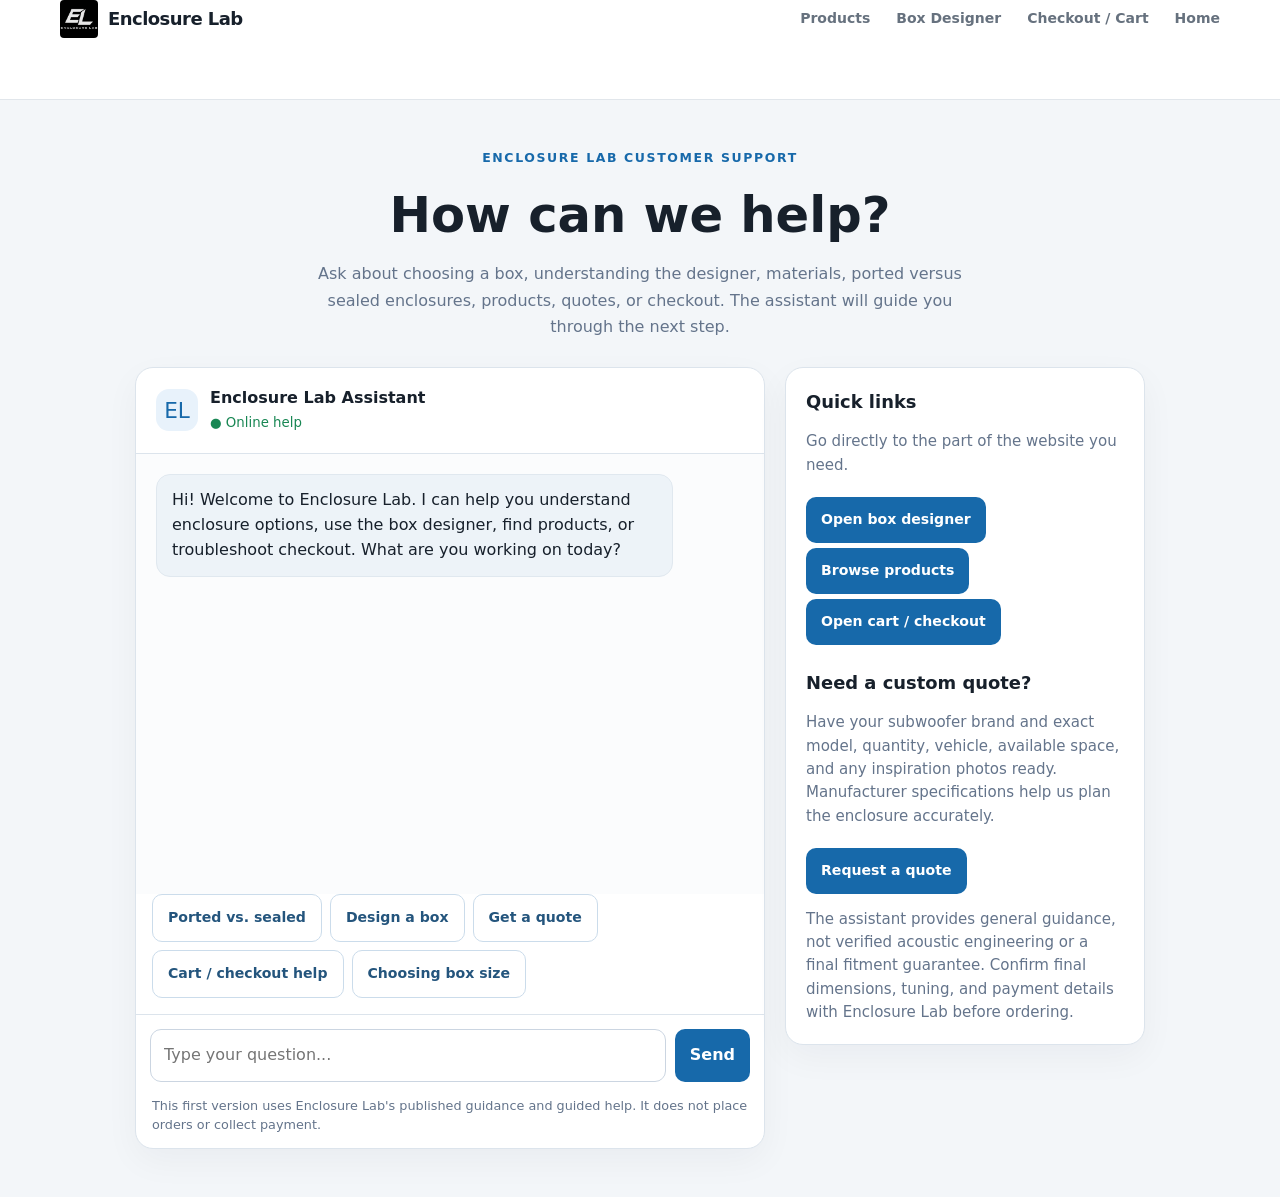
<file: customer-assistant.html>
<!doctype html>
<html lang="en"><head><meta charset="utf-8"><meta name="viewport" content="width=device-width,initial-scale=1"><title>Enclosure Lab Assistant</title><meta name="description" content="Get help choosing, designing, and ordering a custom subwoofer enclosure from Enclosure Lab."><link rel="stylesheet" href="style.css"><style>
:root{--ea-ink:#17202b;--ea-muted:#64748b;--ea-blue:#1769aa;--ea-line:#dce4ec;--ea-bg:#f3f6f9}
body{background:var(--ea-bg);color:var(--ea-ink)}.ea-wrap{max-width:1050px;margin:48px auto;padding:0 20px}.ea-hero{text-align:center;margin-bottom:26px}.ea-hero .eyebrow{color:var(--ea-blue);font-weight:800;letter-spacing:.13em;font-size:.78rem}.ea-hero h1{font-size:clamp(2rem,5vw,3.1rem);margin:8px 0}.ea-hero p{color:var(--ea-muted);max-width:680px;margin:auto;line-height:1.65}.ea-shell{display:grid;grid-template-columns:minmax(0,1.4fr) minmax(250px,.8fr);gap:20px;align-items:start}.ea-chat,.ea-side{background:#fff;border:1px solid var(--ea-line);border-radius:18px;box-shadow:0 12px 35px #17202b0b}.ea-chat{overflow:hidden}.ea-chat-head{padding:18px 20px;border-bottom:1px solid var(--ea-line);display:flex;align-items:center;gap:12px}.ea-avatar{width:42px;height:42px;border-radius:13px;background:#e8f2fb;color:var(--ea-blue);display:grid;place-items:center;font-size:1.35rem}.ea-chat-head strong{display:block}.ea-chat-head small{color:#198754}.ea-messages{height:440px;overflow:auto;padding:20px;display:flex;flex-direction:column;gap:13px;background:#fbfcfd}.ea-msg{max-width:88%;padding:13px 15px;border-radius:14px;line-height:1.55;white-space:pre-wrap;overflow-wrap:anywhere}.ea-msg.bot{align-self:flex-start;background:#edf3f8;border:1px solid #e0e8ef}.ea-msg.user{align-self:flex-end;background:var(--ea-blue);color:white}.ea-msg a{color:inherit;font-weight:700}.ea-compose{display:flex;gap:9px;padding:14px;border-top:1px solid var(--ea-line)}.ea-compose input{min-width:0;flex:1;border:1px solid #cbd5e1;border-radius:11px;padding:13px;font:inherit}.ea-compose button,.ea-quick button,.ea-side a{border:0;border-radius:10px;background:var(--ea-blue);color:white;padding:12px 15px;font:inherit;font-weight:700;cursor:pointer;text-decoration:none;display:inline-block}.ea-quick{display:flex;flex-wrap:wrap;gap:8px;padding:0 16px 16px}.ea-quick button{background:#fff;color:#24557d;border:1px solid #cbdceb;font-size:.88rem}.ea-side{padding:20px}.ea-side h2{font-size:1.12rem;margin:0 0 13px}.ea-side p,.ea-side li{color:var(--ea-muted);line-height:1.55;font-size:.94rem}.ea-side ul{padding-left:19px}.ea-side a{margin:5px 5px 0 0;font-size:.88rem}.ea-note{font-size:.8rem;color:#718096;margin:14px 0 0}.ea-status{font-size:.8rem;color:var(--ea-muted);padding:0 16px 13px}@media(max-width:760px){.ea-shell{grid-template-columns:1fr}.ea-messages{height:390px}.ea-wrap{margin:30px auto}}

/* Customer assistant: show all key links without horizontal overflow on phones */
@media(max-width:850px){.site-header .container.nav{height:auto;min-height:0;flex-wrap:wrap;gap:10px;padding-top:12px;padding-bottom:12px}.site-header .container.nav>.brand{flex:1 1 100%;min-width:0}.site-header .container.nav>nav{display:flex!important;position:static!important;order:3;width:100%;flex-wrap:wrap;justify-content:center;gap:6px;margin:0;padding:0;background:transparent;border:0;box-shadow:none}.site-header .container.nav>nav a{display:inline-flex;padding:10px 9px;border:1px solid #dce1e6;border-radius:8px;font-size:12px}}
@media(max-width:520px){.ea-wrap{width:calc(100% - 24px);padding:0;margin:24px auto}.ea-hero h1{font-size:clamp(30px,9vw,40px)}.ea-shell{grid-template-columns:minmax(0,1fr)}.ea-messages{height:340px}.ea-quick{display:flex;flex-wrap:wrap}.ea-quick button{flex:1 1 130px}.ea-chat-form{display:flex;gap:7px}.ea-chat-form input{min-width:0;flex:1}.ea-chat-form button{flex:0 0 auto}}

</style></head><body>
<header class="site-header"><div class="container nav"><a class="brand" href="index.html"><span class="brand-mark logo-mark"><img src="enclosure-lab-logo.png" alt="Enclosure Lab logo"></span><span>Enclosure Lab</span></a><nav aria-label="Main navigation"><a href="products.html">Products</a><a href="enclosure-designer.html">Box Designer</a><a href="checkout.html">Checkout / Cart</a><a href="index.html">Home</a></nav></div></header>
<main class="ea-wrap"><section class="ea-hero"><p class="eyebrow">ENCLOSURE LAB CUSTOMER SUPPORT</p><h1>How can we help?</h1><p>Ask about choosing a box, understanding the designer, materials, ported versus sealed enclosures, products, quotes, or checkout. The assistant will guide you through the next step.</p></section>
<section class="ea-shell"><div class="ea-chat"><div class="ea-chat-head"><div class="ea-avatar" aria-hidden="true">EL</div><div><strong>Enclosure Lab Assistant</strong><small>● Online help</small></div></div><div id="eaMessages" class="ea-messages" role="log" aria-live="polite"><div class="ea-msg bot">Hi! Welcome to Enclosure Lab. I can help you understand enclosure options, use the box designer, find products, or troubleshoot checkout. What are you working on today?</div></div><div class="ea-quick"><button type="button" data-q="What is the difference between ported and sealed?">Ported vs. sealed</button><button type="button" data-q="How do I design a custom box?">Design a box</button><button type="button" data-q="What information do I need for a quote?">Get a quote</button><button type="button" data-q="I need help with checkout or my cart.">Cart / checkout help</button><button type="button" data-q="How do I choose the right box size?">Choosing box size</button></div><form id="eaForm" class="ea-compose"><input id="eaInput" type="text" maxlength="600" placeholder="Type your question..." autocomplete="off" aria-label="Your question" required><button type="submit">Send</button></form><div class="ea-status">This first version uses Enclosure Lab's published guidance and guided help. It does not place orders or collect payment.</div></div>
<aside class="ea-side"><h2>Quick links</h2><p>Go directly to the part of the website you need.</p><a href="enclosure-designer.html">Open box designer</a><a href="products.html">Browse products</a><a href="checkout.html">Open cart / checkout</a><h2 style="margin-top:24px">Need a custom quote?</h2><p>Have your subwoofer brand and exact model, quantity, vehicle, available space, and any inspiration photos ready. Manufacturer specifications help us plan the enclosure accurately.</p><a href="index.html#quote">Request a quote</a><p class="ea-note">The assistant provides general guidance, not verified acoustic engineering or a final fitment guarantee. Confirm final dimensions, tuning, and payment details with Enclosure Lab before ordering.</p></aside></section></main>
<script>
(function(){
const log=document.getElementById('eaMessages'),form=document.getElementById('eaForm'),input=document.getElementById('eaInput');
function add(text,who){const el=document.createElement('div');el.className='ea-msg '+who;el.textContent=text;log.appendChild(el);log.scrollTop=log.scrollHeight;}
function answer(raw){const q=raw.toLowerCase();
if(/ported|sealed|difference|which.*box/.test(q))return "A sealed enclosure has no port and is often more compact, with a controlled bass response. A ported enclosure uses a tuned port and can provide more output around its tuning range, but it needs correct internal volume and port dimensions. The best choice depends on your exact subwoofer, available space, and listening goals. You can compare the options in the Box Designer.";
if(/design|designer|build.*box|start.*box/.test(q))return "Start in the Box Designer. Enter the available width, height, and depth, choose MDF or plywood, then select ported or sealed. Add your subwoofer model, size, and quantity, and choose a finish. Treat the preview and estimates as planning aids; confirm the final design and fitment before building or ordering. Open: enclosure-designer.html";
if(/quote|price|cost|estimate/.test(q))return "For a useful custom quote, provide your subwoofer brand and exact model, quantity, vehicle, maximum available width × height × depth, preferred box type, target tuning if known, and finish. Include inspiration photos if you have them. Use the Request a Quote section on the homepage. Pricing and lead time should be confirmed by Enclosure Lab.";
if(/cart|checkout|payment|add.*cart|order/.test(q))return "Open Checkout / Cart and check whether the item appears under Your items. If a custom enclosure is missing, return to the designer, refresh the page, configure the box again, and try Add to Cart once. Do not submit payment information through this help chat. The checkout page currently records payment preference only; it does not collect card details or transfer money. If it still fails, contact Enclosure Lab with a screenshot and the browser/device you are using.";
if(/size|volume|dimension|fit|vehicle/.test(q))return "Measure the actual space available in your vehicle, including wheel wells, trim, hatch clearance, and room for wiring. Enter width, height, and depth separately in the designer. The subwoofer's recommended net volume, displacement, mounting depth, and cutout come from its manufacturer specifications; don't guess these values. Share the exact subwoofer model and vehicle when requesting a design review.";
if(/port|tuning|frequency/.test(q))return "A port is an opening and internal duct that helps tune a ported enclosure. Port area, port length, enclosure net volume, and target frequency work together. Changing one can affect tuning, so use manufacturer recommendations and have the final calculation reviewed before construction. The designer's displayed estimate should not be treated as a verified measurement if required inputs are missing.";
if(/material|mdf|plywood|wood/.test(q))return "MDF is commonly used because it is dense and consistent; plywood can be lighter and offers good strength when properly selected and assembled. Panel thickness affects the internal dimensions and construction, so it should be included in the design rather than assumed.";
if(/shipping|ship|delivery|pickup/.test(q))return "Shipping cost depends on the packed enclosure's dimensions, weight, destination, and carrier. A shipping estimate is not a carrier quote; confirm the final packaged size, price, and delivery details with Enclosure Lab before placing an order.";
if(/human|person|contact|support|email/.test(q))return "For help from the Enclosure Lab team, use the contact details and Request a Quote section on the homepage: enclosurelab.github.io/Enclosure-Lab/. Include your question, the page you were using, and a screenshot if something is not working.";
return "I can help with ported versus sealed boxes, box dimensions, subwoofer specifications, port tuning, materials, custom quotes, products, and checkout. Could you tell me which part you're having trouble with? For a person to review a specific order or technical design, use the homepage's Request a Quote/contact section.";
}
function send(v){const t=v.trim();if(!t)return;add(t,'user');add(answer(t),'bot');}
form.addEventListener('submit',e=>{e.preventDefault();send(input.value);input.value='';input.focus();});
document.querySelectorAll('[data-q]').forEach(b=>b.addEventListener('click',()=>send(b.dataset.q)));
})();
</script></body></html>
</file>
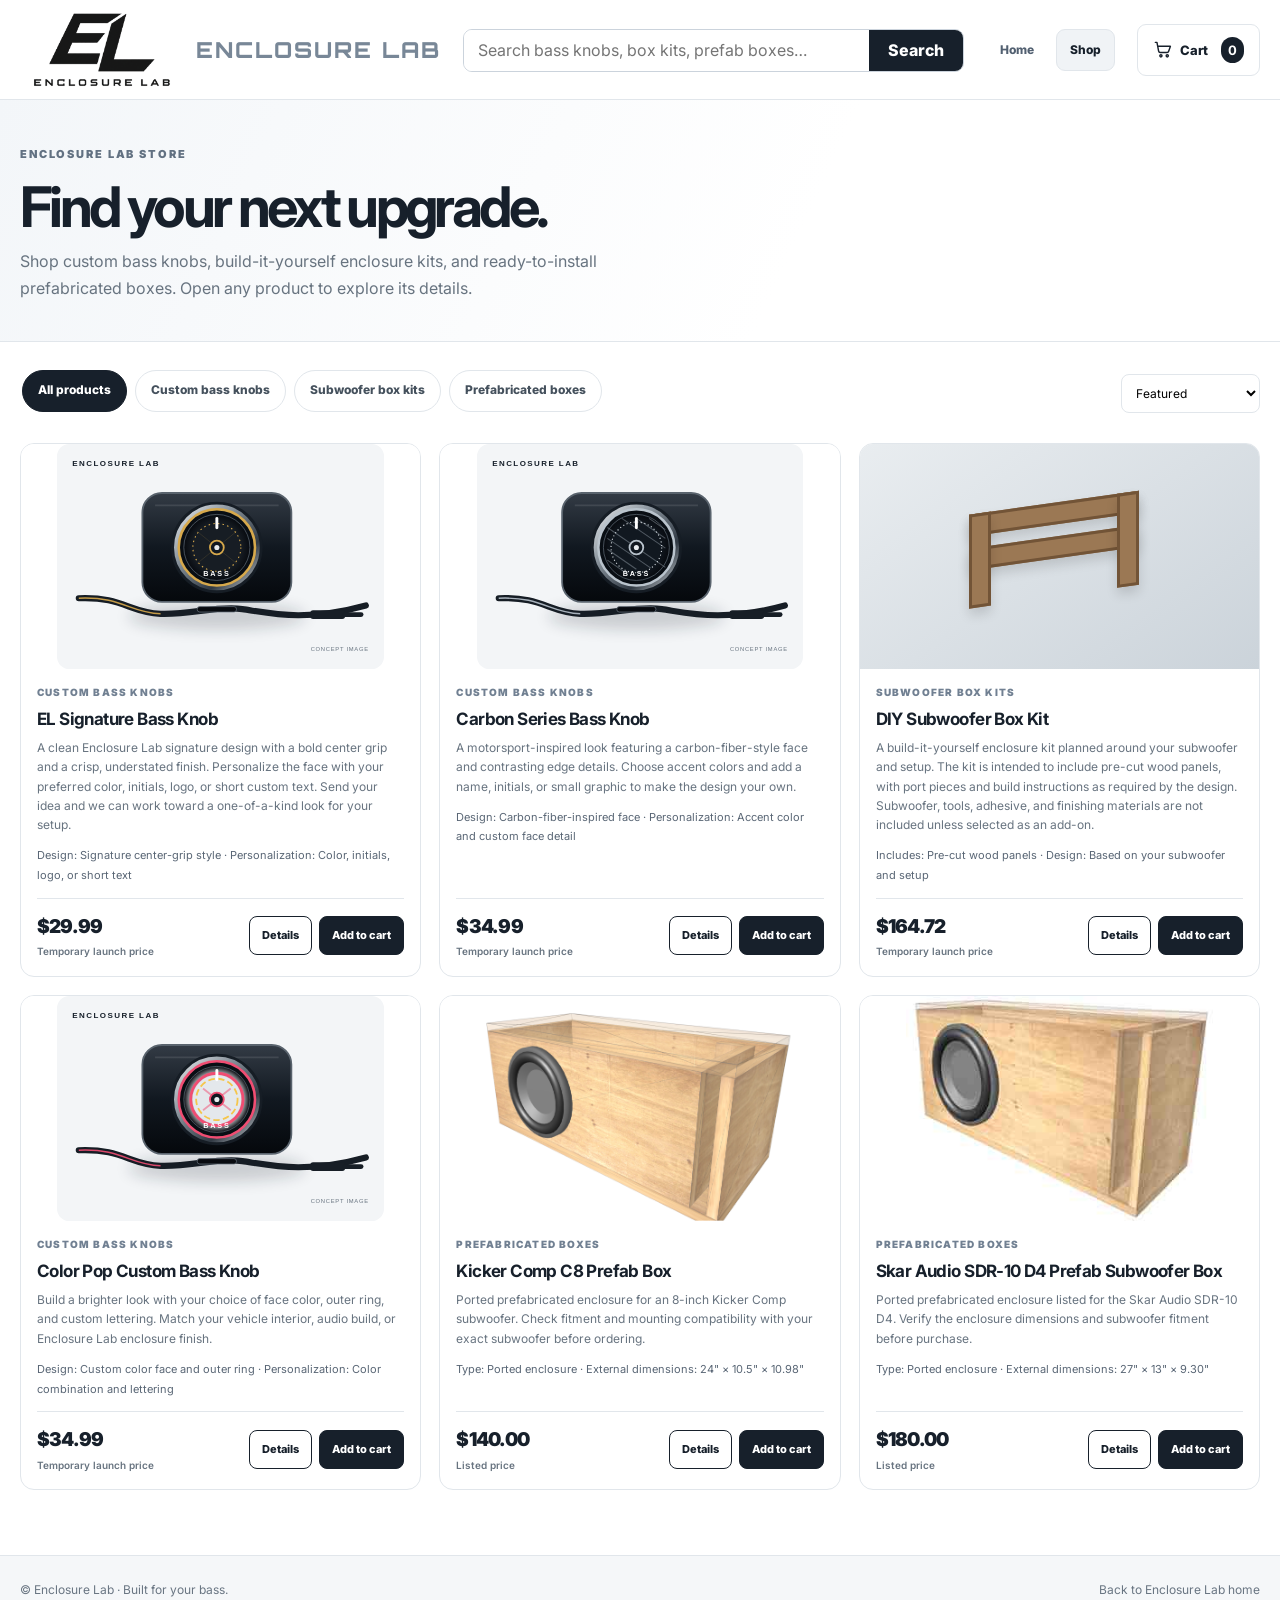
<file: products.html>
<!DOCTYPE html>
<html lang="en">
<head>
<meta charset="UTF-8">
<meta name="viewport" content="width=device-width,initial-scale=1">
<title>Shop | Enclosure Lab</title>
<meta name="description" content="Shop Enclosure Lab custom bass knobs, subwoofer box kits, and prefabricated subwoofer enclosures.">
<link rel="preconnect" href="https://fonts.googleapis.com">
<link rel="preconnect" href="https://fonts.gstatic.com" crossorigin>
<link href="https://fonts.googleapis.com/css2?family=Inter:wght@400;500;600;700;800;900&display=swap" rel="stylesheet">
<link rel="stylesheet" href="style.css?v=20261116-refresh">
<style>
:root{--ink:#17202b;--muted:#687480;--line:#e1e6eb;--blue:#2365a6;--soft:#f4f6f8}
*{box-sizing:border-box}body{margin:0;color:var(--ink);font-family:Inter,Arial,sans-serif;background:#fff}.shop-wrap{width:min(1240px,calc(100% - 40px));margin:auto}
.shop-header{min-height:96px;border-bottom:1px solid var(--line);display:flex;align-items:center;background:#fff;position:sticky;top:0;z-index:30}.shop-header-inner{display:flex;align-items:center;gap:22px;min-height:96px}
.shop-brand{display:flex;align-items:center;gap:12px;min-width:280px}
.shop-brand img{width:58px;height:58px;object-fit:contain;border-radius:8px}
.brand-wordmark{font-family:Orbitron,Inter,sans-serif;font-size:22px;font-weight:800;letter-spacing:.09em;white-space:nowrap}
.shop-nav{display:flex;align-items:center;gap:8px}
.shop-nav a{font-size:12px;font-weight:800;color:#526071;padding:11px 13px;border-radius:9px;border:1px solid transparent}
.shop-nav a:hover,.shop-nav a[aria-current=page]{background:#f0f3f6;border-color:#e1e6eb;color:#17202b}
.shop-cart{display:flex;align-items:center;gap:8px}
.shop-cart svg,.cart-cta svg{width:19px;height:19px;fill:none;stroke:currentColor;stroke-width:1.8;stroke-linecap:round;stroke-linejoin:round}.shop-brand{font-weight:900;letter-spacing:-.06em;font-size:22px;color:var(--ink);text-decoration:none;white-space:nowrap}.shop-brand span{color:#788797}.shop-search{display:flex;flex:1;max-width:700px;border:1px solid #cbd3dc;border-radius:9px;overflow:hidden;height:43px}.shop-search input{border:0;outline:0;padding:0 14px;flex:1;min-width:0;font:inherit}.shop-search button{border:0;background:#17202b;color:white;padding:0 19px;font-weight:800;cursor:pointer}.shop-cart{margin-left:auto;color:var(--ink);text-decoration:none;font-size:13px;font-weight:800;border:1px solid var(--line);border-radius:9px;padding:12px 15px;white-space:nowrap}.shop-cart b{background:#17202b;color:white;border-radius:20px;padding:3px 7px;margin-left:5px}
.shop-hero{background:linear-gradient(115deg,#f3f6f9,#fff 62%);padding:46px 0 38px;border-bottom:1px solid var(--line)}.shop-hero .eyebrow{font-size:11px;font-weight:900;letter-spacing:.17em;color:#627182}.shop-hero h1{font-size:clamp(34px,5vw,56px);line-height:1.02;letter-spacing:-.065em;margin:12px 0}.shop-hero p{color:var(--muted);max-width:650px;line-height:1.7;margin:0}
.shop-controls{display:flex;align-items:center;justify-content:space-between;gap:14px;padding:25px 0 17px}.shop-tabs{display:flex;gap:8px;flex-wrap:wrap}.shop-tab{border:1px solid var(--line);border-radius:30px;background:white;padding:10px 15px;font:inherit;font-size:12px;font-weight:800;cursor:pointer;color:#45515d}.shop-tab.active{background:var(--ink);border-color:var(--ink);color:white}.shop-sort{border:1px solid var(--line);border-radius:8px;padding:10px;font:inherit;font-size:12px;background:#fff}
.product-grid{display:grid;grid-template-columns:repeat(3,minmax(0,1fr));gap:18px;padding:5px 0 65px}.shop-card{border:1px solid var(--line);border-radius:14px;overflow:hidden;background:white;transition:transform .18s,box-shadow .18s;display:flex;flex-direction:column}.shop-card:hover{transform:translateY(-3px);box-shadow:0 12px 30px #17202b12}.shop-card-media{height:225px;background:#f4f6f8;display:flex;align-items:center;justify-content:center;position:relative;overflow:hidden;cursor:pointer}.shop-card-media img{width:100%;height:100%;object-fit:contain;background:#fff}.shop-card-media img[src*="bass-knob-remote"],.detail-gallery-main img[src*="bass-knob-remote"]{object-fit:contain;padding:8px;background:#fff}.shop-card-media .product-art{width:100%;height:100%;display:flex;align-items:center;justify-content:center;background:radial-gradient(circle at 50% 40%,#394653,#101820 72%);color:#fff}.knob-carbon{background:radial-gradient(circle at 50% 42%,#59636d,#111820 72%)!important}.knob-carbon .knob{background:repeating-conic-gradient(#202a32 0 8deg,#46515b 8deg 11deg,#151b21 11deg 18deg)!important;border-color:#aab2ba!important;box-shadow:0 18px 35px #0008,inset 0 0 0 3px #d0d5da!important}.knob-color{background:radial-gradient(circle at 50% 40%,#596273,#18202b 72%)!important}.knob-color .knob{background:radial-gradient(circle at 36% 28%,#f4c66c,#df704e 34%,#662d58 72%)!important;border-color:#f0d4aa!important;box-shadow:0 18px 35px #0008,inset 0 0 0 3px #fff2!important}.knob-art .knob{width:126px;height:126px;border-radius:50%;border:10px solid #202832;background:radial-gradient(circle at 36% 28%,#e4e8eb,#65717c 34%,#151b21 70%);box-shadow:0 18px 35px #0008,inset 0 0 0 3px #9aa4ad}.kit-art{background:linear-gradient(145deg,#e9edf0,#cbd3da)!important}.kit-art .kit-stack{width:190px;height:125px;position:relative;transform:skewY(-8deg)}.kit-stack i{position:absolute;display:block;background:#9b7854;border:3px solid #725437;box-shadow:0 7px 12px #0002}.kit-stack i:nth-child(1){width:170px;height:22px;left:5px;top:8px}.kit-stack i:nth-child(2){width:170px;height:22px;left:5px;top:42px}.kit-stack i:nth-child(3){width:22px;height:94px;left:5px;top:8px}.kit-stack i:nth-child(4){width:22px;height:94px;right:15px;top:8px}.shop-card-body{padding:16px;display:flex;flex-direction:column;flex:1}.shop-category{font-size:10px;letter-spacing:.12em;font-weight:900;color:#718092;text-transform:uppercase}.shop-card h2{font-size:17px;letter-spacing:-.035em;line-height:1.3;margin:8px 0}.shop-card p{font-size:12px;line-height:1.6;color:var(--muted);margin:0 0 12px}.shop-card-meta{font-size:11px;color:#596675;line-height:1.8;margin-bottom:12px}.shop-card-bottom{margin-top:auto;border-top:1px solid var(--line);padding-top:13px;display:flex;align-items:center;justify-content:space-between;gap:10px}.shop-price{font-size:19px;font-weight:900;letter-spacing:-.04em}.shop-price small{display:block;font-size:10px;letter-spacing:0;color:var(--muted);font-weight:600;margin-top:3px}.shop-card-actions{display:flex;gap:7px}.shop-btn{border:1px solid var(--ink);border-radius:8px;padding:10px 12px;background:var(--ink);color:white;font:inherit;font-size:11px;font-weight:800;cursor:pointer}.shop-btn.secondary{background:#fff;color:var(--ink)}.shop-btn:disabled{opacity:.5;cursor:not-allowed}
.shop-empty{grid-column:1/-1;padding:45px;text-align:center;border:1px dashed #cbd3dc;border-radius:14px;color:var(--muted)}
.shop-footer{background:#f5f7f9;border-top:1px solid var(--line);padding:25px 0;color:#697582;font-size:12px}.shop-footer .shop-wrap{display:flex;justify-content:space-between;gap:16px;flex-wrap:wrap}
.detail-backdrop{position:fixed;inset:0;background:#0c1420a8;z-index:60;display:none;align-items:center;justify-content:center;padding:22px}.detail-backdrop.open{display:flex}.detail-modal{width:min(980px,100%);max-height:92vh;overflow:auto;background:white;border-radius:18px;box-shadow:0 25px 90px #0005;position:relative}.detail-close{position:absolute;right:14px;top:14px;border:1px solid var(--line);background:white;border-radius:50%;width:38px;height:38px;font-size:22px;cursor:pointer;z-index:2}.detail-layout{display:grid;grid-template-columns:1fr 1fr;gap:30px;padding:34px}.detail-gallery-main{height:370px;background:#f3f5f7;border-radius:12px;overflow:hidden;display:flex;align-items:center;justify-content:center}.detail-gallery-main img{width:100%;height:100%;object-fit:contain}.detail-gallery-main .product-art{width:100%;height:100%;display:flex;align-items:center;justify-content:center}.detail-thumbs{display:flex;gap:8px;margin-top:10px}.detail-thumb{width:70px;height:60px;border:1px solid var(--line);border-radius:8px;overflow:hidden;background:#f3f5f7;cursor:pointer}.detail-thumb img{width:100%;height:100%;object-fit:contain}.detail-info{padding:12px 0}.detail-info h2{font-size:29px;line-height:1.12;letter-spacing:-.055em;margin:10px 0}.detail-rating{font-size:12px;color:#65717d;margin:10px 0}.detail-price{font-size:27px;font-weight:900;margin:16px 0}.detail-description{font-size:13px;line-height:1.8;color:#5e6a76}.detail-specs{border-top:1px solid var(--line);margin-top:18px;padding-top:12px}.detail-spec{display:flex;justify-content:space-between;gap:15px;padding:8px 0;border-bottom:1px solid #edf0f2;font-size:12px}.detail-spec span{color:var(--muted)}.detail-buy{display:flex;gap:9px;align-items:center;margin-top:18px}.detail-buy input{width:64px;padding:11px;border:1px solid var(--line);border-radius:8px;font:inherit}.detail-reviews{border-top:1px solid var(--line);padding:22px 34px 30px}.detail-reviews h3{margin:0 0 10px;font-size:17px}.no-reviews{font-size:12px;color:var(--muted);padding:14px;background:#f6f8fa;border-radius:9px}.detail-note{font-size:11px;color:#718092;margin-top:10px}
@media(max-width:850px){.shop-brand{min-width:0}.shop-nav{order:4;width:100%;justify-content:center}.shop-header-inner{flex-wrap:wrap;padding:10px 0}.shop-search{max-width:none}.product-grid{grid-template-columns:repeat(2,minmax(0,1fr))}.detail-layout{grid-template-columns:1fr;gap:10px}.detail-gallery-main{height:300px}.shop-header-inner{gap:12px}.shop-brand{font-size:18px}}
@media(max-width:560px){.shop-wrap{width:min(100% - 26px,1240px)}.shop-header{height:auto;padding:12px 0}.shop-header-inner{flex-wrap:wrap}.shop-search{order:3;flex-basis:100%;max-width:none}.shop-cart{padding:10px}.shop-hero{padding:35px 0 28px}.shop-controls{align-items:flex-start;flex-direction:column}.product-grid{grid-template-columns:1fr;gap:13px}.shop-card-media{height:230px}.detail-backdrop{padding:8px}.detail-layout{padding:20px}.detail-reviews{padding:18px 20px}.detail-gallery-main{height:250px}}

/* Responsive product browsing and detail dialog */
.shop-controls{min-width:0;flex-wrap:wrap;gap:12px}
.shop-tabs{display:flex;gap:8px;max-width:100%;overflow-x:auto;overscroll-behavior-x:contain;padding:3px 2px 9px;scrollbar-width:thin}
.shop-tab{flex:0 0 auto;min-height:42px;white-space:nowrap}
.product-grid{grid-template-columns:repeat(3,minmax(0,1fr))}
.product-card,.product-card *{min-width:0}
.detail-backdrop{overflow-y:auto;overscroll-behavior:contain}
.detail-modal{width:min(100%,980px);max-height:calc(100dvh - 24px);overflow-y:auto}
.detail-layout{min-width:0}
@media(max-width:850px){.product-grid{grid-template-columns:repeat(2,minmax(0,1fr))}.shop-search{flex:1 1 100%;order:3;max-width:none}.shop-nav{order:4;width:100%;flex-wrap:wrap}.detail-layout{grid-template-columns:1fr}}
@media(max-width:560px){.product-grid{grid-template-columns:1fr}.shop-tabs{width:100%;justify-content:flex-start}.shop-controls{align-items:stretch}.shop-sort{width:100%;min-height:44px}.shop-search{display:flex;width:100%;gap:6px}.shop-search input{min-width:0;flex:1}.shop-search button{flex:0 0 auto}.detail-modal{max-height:calc(100dvh - 12px);border-radius:12px}.detail-layout{padding:16px}.detail-gallery-main{height:220px}.shop-card-media{height:220px}}

</style>
<link href="https://fonts.googleapis.com/css2?family=Orbitron:wght@500;600;700;800;900&display=swap" rel="stylesheet">
</head>
<body>
<header class="shop-header"><div class="shop-wrap shop-header-inner">
<a class="shop-brand brand-expanded" href="index.html#top"><img src="enclosure-lab-logo.png" alt="Enclosure Lab logo"><span class="brand-wordmark">ENCLOSURE LAB</span></a>
<div class="shop-search"><input id="shopSearch" type="search" placeholder="Search bass knobs, box kits, prefab boxes…" aria-label="Search products"><button id="searchButton" type="button">Search</button></div>
<nav class="shop-nav" aria-label="Main navigation"><a href="index.html#top">Home</a><a href="products.html" aria-current="page">Shop</a></nav>
<a class="shop-cart" href="checkout.html" aria-label="Shopping cart"><svg viewBox="0 0 24 24" aria-hidden="true"><path d="M3 3h2l2.1 11.1a2 2 0 0 0 2 1.6h8.8a2 2 0 0 0 1.9-1.4L22 8H6"/><circle cx="10" cy="20" r="1.4"/><circle cx="18" cy="20" r="1.4"/></svg><span>Cart</span><b id="cartCount">0</b></a>
</div></header>
<section class="shop-hero"><div class="shop-wrap"><div class="eyebrow">ENCLOSURE LAB STORE</div><h1>Find your next upgrade.</h1><p>Shop custom bass knobs, build-it-yourself enclosure kits, and ready-to-install prefabricated boxes. Open any product to explore its details.</p></div></section>
<main class="shop-wrap">
<div class="shop-controls"><div class="shop-tabs" role="group" aria-label="Product categories">
<button class="shop-tab active" data-filter="all">All products</button><button class="shop-tab" data-filter="knobs">Custom bass knobs</button><button class="shop-tab" data-filter="kits">Subwoofer box kits</button><button class="shop-tab" data-filter="prefab">Prefabricated boxes</button>
</div><select class="shop-sort" id="shopSort" aria-label="Sort products"><option value="featured">Featured</option><option value="low">Price: low to high</option><option value="high">Price: high to low</option><option value="az">Name: A to Z</option></select></div>
<div class="product-grid" id="productGrid" aria-live="polite"></div>
</main>
<footer class="shop-footer"><div class="shop-wrap"><span>© Enclosure Lab · Built for your bass.</span><a href="index.html" style="color:inherit">Back to Enclosure Lab home</a></div></footer>
<div class="detail-backdrop" id="detailBackdrop" role="dialog" aria-modal="true" aria-labelledby="detailTitle">
<div class="detail-modal"><button class="detail-close" id="detailClose" aria-label="Close product details">×</button>
<div class="detail-layout"><div><div class="detail-gallery-main" id="detailGalleryMain"></div><div class="detail-thumbs" id="detailThumbs"></div></div><div class="detail-info"><div class="shop-category" id="detailCategory"></div><h2 id="detailTitle"></h2><div class="detail-rating" id="detailRating"></div><div class="detail-price" id="detailPrice"></div><p class="detail-description" id="detailDescription"></p><div class="detail-specs" id="detailSpecs"></div><div class="detail-buy"><input id="detailQty" type="number" min="1" max="20" value="1" aria-label="Quantity"><button class="shop-btn" id="detailAdd">Add to cart</button></div><div class="detail-note" id="detailNote"></div></div></div>
<section class="detail-reviews"><h3>Customer reviews</h3><div class="no-reviews" id="detailReviews">No reviews yet. Be the first to share your experience once reviews are enabled for this product.</div></section>
</div></div>
<script>
(function(){
const CART_KEY="enclosureLabCart";
const products=[
{id:"knob-signature",category:"knobs",categoryLabel:"Custom bass knobs",name:"EL Signature Bass Knob",price:29.99,priceLabel:"$29.99 · Temporary price",description:"A clean Enclosure Lab signature design with a bold center grip and a crisp, understated finish. Personalize the face with your preferred color, initials, logo, or short custom text. Send your idea and we can work toward a one-of-a-kind look for your setup.",specs:[["Design","Signature center-grip style"],["Personalization","Color, initials, logo, or short text"],["Finish concept","Satin black with custom accent options"],["Ordering","Available to order; temporary launch price"]],images:[{src:"bass-knob-signature.svg",alt:"Concept illustration of EL Signature bass knob controller"}],available:true,featured:1},
{id:"knob-carbon",category:"knobs",categoryLabel:"Custom bass knobs",name:"Carbon Series Bass Knob",price:34.99,priceLabel:"$34.99 · Temporary price",description:"A motorsport-inspired look featuring a carbon-fiber-style face and contrasting edge details. Choose accent colors and add a name, initials, or small graphic to make the design your own.",specs:[["Design","Carbon-fiber-inspired face"],["Personalization","Accent color and custom face detail"],["Style","Dark performance look"],["Ordering","Made to order; available to order at the temporary launch price"]],images:[{src:"bass-knob-carbon.svg",alt:"Concept illustration of Carbon Series bass knob controller"}],available:true,featured:2},
{id:"knob-color",category:"knobs",categoryLabel:"Custom bass knobs",name:"Color Pop Custom Bass Knob",price:34.99,priceLabel:"$34.99 · Temporary price",description:"Build a brighter look with your choice of face color, outer ring, and custom lettering. Match your vehicle interior, audio build, or Enclosure Lab enclosure finish.",specs:[["Design","Custom color face and outer ring"],["Personalization","Color combination and lettering"],["Style","Choose a bold or subtle color theme"],["Ordering","Made to order; available to order at the temporary launch price"]],images:[{src:"bass-knob-color-pop.svg",alt:"Concept illustration of Color Pop custom bass knob controller"}],available:true,featured:3},
{id:"kit-custom",category:"kits",categoryLabel:"Subwoofer box kits",name:"DIY Subwoofer Box Kit",price:164.72,priceLabel:"$164.72 · Temporary estimate",description:"A build-it-yourself enclosure kit planned around your subwoofer and setup. The kit is intended to include pre-cut wood panels, with port pieces and build instructions as required by the design. Subwoofer, tools, adhesive, and finishing materials are not included unless selected as an add-on.",specs:[["Includes","Pre-cut wood panels"],["Design","Based on your subwoofer and setup"],["Extras","Port pieces and instructions as needed"],["Not included","Subwoofer, tools, adhesive, and finishing materials"]],images:[{kind:"kit"}],available:true,featured:2},
{id:"kicker-c8-prefab",category:"prefab",categoryLabel:"Prefabricated boxes",name:"Kicker Comp C8 Prefab Box",price:140,priceLabel:"$140.00",description:"Ported prefabricated enclosure for an 8-inch Kicker Comp subwoofer. Check fitment and mounting compatibility with your exact subwoofer before ordering.",specs:[["Type","Ported enclosure"],["External dimensions",'24" × 10.5" × 10.98"'],["Material thickness",'0.75"'],["Tuning","40 Hz"]],images:[{src:"prefab-boxes.jpg",alt:"Kicker Comp C8 prefab enclosure"},{src:"box-hero.png",alt:"Enclosure Lab enclosure reference"}],available:true,featured:3},
{id:"skar-sdr10-prefab",category:"prefab",categoryLabel:"Prefabricated boxes",name:"Skar Audio SDR-10 D4 Prefab Subwoofer Box",price:180,priceLabel:"$180.00",description:"Ported prefabricated enclosure listed for the Skar Audio SDR-10 D4. Verify the enclosure dimensions and subwoofer fitment before purchase.",specs:[["Type","Ported enclosure"],["External dimensions",'27" × 13" × 9.30"'],["Material thickness",'0.63"'],["Tuning","38 Hz"]],images:[{src:"prefab-box-10in.jpg",alt:"Skar Audio SDR-10 D4 prefab enclosure"},{src:"prefab-boxes.jpg",alt:"Prefab subwoofer enclosure"}],available:true,featured:4}
];
let activeFilter="all",activeProduct=null;
const $=id=>document.getElementById(id);
function money(n){return "$"+Number(n).toFixed(2)}
function readCart(){try{const c=JSON.parse(localStorage.getItem(CART_KEY)||"[]");return Array.isArray(c)?c:[]}catch(e){return[]}}
function updateCartCount(){$("cartCount").textContent=readCart().reduce((n,x)=>n+(Number(x.qty)||0),0)}
function art(kind){const d=document.createElement("div");const isKnob=kind.startsWith("knob");d.className="product-art "+(isKnob?"knob-art "+kind:"kit-art");if(isKnob){const k=document.createElement("div");k.className="knob";d.append(k)}else{const stack=document.createElement("div");stack.className="kit-stack";for(let i=0;i<4;i++)stack.append(document.createElement("i"));d.append(stack)}return d}
function media(product,imageIndex=0){const item=product.images[imageIndex]||product.images[0];if(item.src){const img=document.createElement("img");img.src=item.src;img.alt=item.alt;img.onerror=()=>{img.style.display="none";img.parentElement.append(art(product.category==="knobs"?"knob":"kit"))};return img}return art(item.kind)}
function render(){
let list=products.filter(p=>(activeFilter==="all"||p.category===activeFilter)&&((p.name+" "+p.categoryLabel+" "+p.description).toLowerCase().includes($("shopSearch").value.toLowerCase())));
const sort=$("shopSort").value;if(sort==="low")list.sort((a,b)=>(a.price??Infinity)-(b.price??Infinity));if(sort==="high")list.sort((a,b)=>(b.price??-Infinity)-(a.price??-Infinity));if(sort==="az")list.sort((a,b)=>a.name.localeCompare(b.name));if(sort==="featured")list.sort((a,b)=>a.featured-b.featured);
const grid=$("productGrid");grid.replaceChildren();if(!list.length){const empty=document.createElement("div");empty.className="shop-empty";empty.textContent="No products match that search.";grid.append(empty);return}
list.forEach(p=>{const card=document.createElement("article");card.className="shop-card";const image=document.createElement("div");image.className="shop-card-media";image.append(media(p));image.addEventListener("click",()=>openDetails(p.id));const body=document.createElement("div");body.className="shop-card-body";const cat=document.createElement("div");cat.className="shop-category";cat.textContent=p.categoryLabel;const title=document.createElement("h2");title.textContent=p.name;const desc=document.createElement("p");desc.textContent=p.description;const meta=document.createElement("div");meta.className="shop-card-meta";meta.textContent=p.specs.slice(0,2).map(x=>x[0]+": "+x[1]).join(" · ");const bottom=document.createElement("div");bottom.className="shop-card-bottom";const price=document.createElement("div");price.className="shop-price";price.textContent=p.price===null?p.priceLabel:money(p.price);const small=document.createElement("small");small.textContent=p.priceLabel&&p.priceLabel.includes("Temporary")?"Temporary launch price":"Listed price";price.append(small);const actions=document.createElement("div");actions.className="shop-card-actions";const details=document.createElement("button");details.className="shop-btn secondary";details.textContent="Details";details.addEventListener("click",()=>openDetails(p.id));actions.append(details);const add=document.createElement("button");add.className="shop-btn";add.textContent=p.available?"Add to cart":"Add to cart";add.disabled=!p.available;add.addEventListener("click",()=>addToCart(p,1));actions.append(add);bottom.append(price,actions);body.append(cat,title,desc,meta,bottom);card.append(image,body);grid.append(card)})
}
function openDetails(id){const p=products.find(x=>x.id===id);if(!p)return;activeProduct=p;$("detailCategory").textContent=p.categoryLabel;$("detailTitle").textContent=p.name;$("detailRating").textContent="☆☆☆☆☆  No customer ratings yet";$("detailPrice").textContent=p.price===null?p.priceLabel:money(p.price);$("detailDescription").textContent=p.description;$("detailSpecs").replaceChildren();p.specs.forEach(([k,v])=>{const row=document.createElement("div");row.className="detail-spec";const a=document.createElement("span"),b=document.createElement("strong");a.textContent=k;b.textContent=v;row.append(a,b);$("detailSpecs").append(row)});$("detailNote").textContent=p.priceLabel&&p.priceLabel.includes("Temporary")?"Temporary launch estimate. You can order now; Enclosure Lab may update this price for future orders. Shipping and estimated tax are calculated at checkout.":"Listed price. Shipping and estimated tax are calculated at checkout.";const main=$("detailGalleryMain");main.replaceChildren(media(p,0));const thumbs=$("detailThumbs");thumbs.replaceChildren();p.images.forEach((im,i)=>{const btn=document.createElement("button");btn.className="detail-thumb";btn.type="button";btn.setAttribute("aria-label","View product image "+(i+1));btn.append(media(p,i));btn.addEventListener("click",()=>{main.replaceChildren(media(p,i))});thumbs.append(btn)});$("detailQty").value=1;$("detailAdd").disabled=!p.available;$("detailAdd").textContent=p.available?"Add to cart":"Add to cart";$("detailReviews").textContent="No reviews yet. Customer reviews will appear here once verified reviews are enabled for this product.";$("detailBackdrop").classList.add("open");document.body.style.overflow="hidden"}
function closeDetails(){$("detailBackdrop").classList.remove("open");document.body.style.overflow="";activeProduct=null}
function addToCart(p,qty){if(!p.available||p.price===null)return;let cart=readCart();const name=p.name;const found=cart.find(x=>x.name===name&&x.category==="store-product");if(found)found.qty=(Number(found.qty)||0)+qty;else cart.push({name,category:"store-product",productId:p.id,price:p.price,qty,weightLb:0});localStorage.setItem(CART_KEY,JSON.stringify(cart));updateCartCount();const b=$("detailAdd");if(activeProduct&&activeProduct.id===p.id){b.textContent="Added to cart";setTimeout(()=>{if(activeProduct&&activeProduct.id===p.id)b.textContent="Add to cart"},1200)}}
$("detailAdd").addEventListener("click",()=>{if(!activeProduct)return;const qty=Math.max(1,Math.min(20,Number($("detailQty").value)||1));addToCart(activeProduct,qty)});
$("detailClose").addEventListener("click",closeDetails);$("detailBackdrop").addEventListener("click",e=>{if(e.target===$("detailBackdrop"))closeDetails()});document.addEventListener("keydown",e=>{if(e.key==="Escape")closeDetails()});
document.querySelectorAll(".shop-tab").forEach(b=>b.addEventListener("click",()=>{document.querySelectorAll(".shop-tab").forEach(x=>x.classList.remove("active"));b.classList.add("active");activeFilter=b.dataset.filter;render()}));
$("shopSearch").addEventListener("input",render);$("searchButton").addEventListener("click",render);$("shopSort").addEventListener("change",render);window.addEventListener("storage",updateCartCount);updateCartCount();render();
})();
</script>
</body></html>
</file>
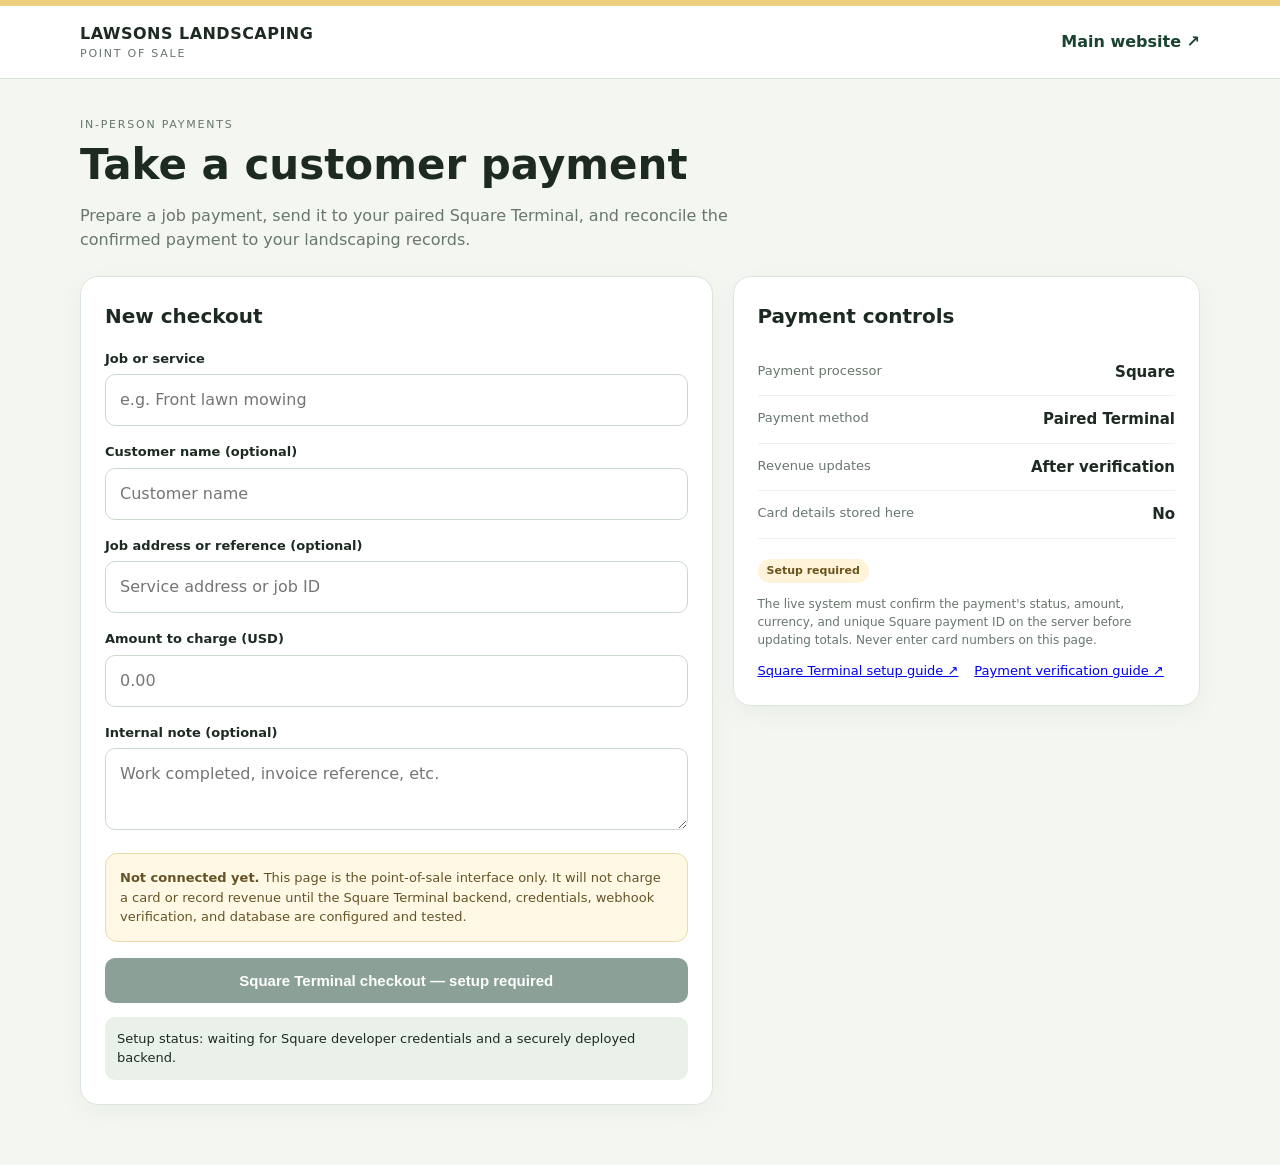
<file: lawsons-landscaping/pos.html>
<!doctype html>
<html lang="en">
<head>
<meta charset="utf-8"><meta name="viewport" content="width=device-width,initial-scale=1">
<title>Lawsons Landscaping | Point of Sale</title>
<style>
:root{--ink:#1d2a22;--muted:#68766d;--line:#dce5dc;--bg:#f3f6f1;--green:#19432f;--soft:#eaf1e8;--gold:#edcf7f}
*{box-sizing:border-box}body{margin:0;background:var(--bg);color:var(--ink);font:16px/1.5 system-ui,-apple-system,sans-serif}.top{height:6px;background:var(--gold)}header{background:#fff;border-bottom:1px solid var(--line)}.wrap{width:min(1120px,calc(100% - 32px));margin:auto}nav{height:72px;display:flex;align-items:center;justify-content:space-between;gap:15px}nav a{color:var(--green);font-weight:700;text-decoration:none}.brand{font-weight:850;letter-spacing:.03em}.tag{font-size:11px;letter-spacing:.16em;color:var(--muted);text-transform:uppercase}main{padding:38px 0 60px}.intro{max-width:700px;margin-bottom:24px}h1{font-size:clamp(30px,4vw,42px);line-height:1.1;margin:8px 0 12px}p{color:var(--muted)}.grid{display:grid;grid-template-columns:minmax(0,1.15fr) minmax(280px,.85fr);gap:20px;align-items:start}.card{background:#fff;border:1px solid var(--line);border-radius:18px;padding:24px;box-shadow:0 8px 28px #1a38220a}.card h2{font-size:20px;margin:0 0 18px}.field{margin-bottom:16px}.field label{display:block;font-size:13px;font-weight:750;margin-bottom:6px}.field input,.field textarea,.field select{width:100%;padding:13px 14px;border:1px solid #ccd8cc;border-radius:10px;font:inherit;background:#fff;color:var(--ink)}.field textarea{min-height:82px;resize:vertical}.amount{font-size:32px;font-weight:850;letter-spacing:-.03em}.btn{display:inline-flex;justify-content:center;align-items:center;border:0;border-radius:10px;padding:14px 18px;background:var(--green);color:#fff;font-weight:800;font-size:15px;cursor:pointer;text-decoration:none}.btn:disabled{opacity:.5;cursor:not-allowed}.btn.full{width:100%}.notice{background:#fff8e5;border:1px solid #eadba9;border-radius:12px;padding:14px;font-size:13px;color:#655326}.muted{font-size:12px;color:var(--muted)}.status{display:none;margin-top:14px;padding:12px;border-radius:10px;background:var(--soft);font-size:13px;overflow-wrap:anywhere}.status.show{display:block}.statrow{display:flex;justify-content:space-between;gap:12px;padding:12px 0;border-bottom:1px solid #edf1ec}.statrow:last-child{border:0}.statrow span{color:var(--muted);font-size:13px}.statrow strong{font-size:15px}.pill{display:inline-block;border-radius:99px;padding:4px 9px;background:#fff4d9;color:#6a541e;font-size:11px;font-weight:800}.links{display:flex;gap:16px;flex-wrap:wrap;font-size:13px}@media(max-width:760px){.grid{grid-template-columns:1fr}.card{padding:19px}main{padding-top:26px}}
</style>
</head>
<body><div class="top"></div><header><nav class="wrap"><div><div class="brand">LAWSONS LANDSCAPING</div><div class="tag">Point of sale</div></div><a href="https://enclosurelab.github.io/Enclosure-Lab/lawsons-landscaping/">Main website ↗</a></nav></header>
<main class="wrap">
<div class="intro"><div class="tag">In-person payments</div><h1>Take a customer payment</h1><p>Prepare a job payment, send it to your paired Square Terminal, and reconcile the confirmed payment to your landscaping records.</p></div>
<div class="grid"><section class="card"><h2>New checkout</h2>
<div class="field"><label for="job">Job or service</label><input id="job" maxlength="120" placeholder="e.g. Front lawn mowing"></div>
<div class="field"><label for="customer">Customer name (optional)</label><input id="customer" maxlength="120" placeholder="Customer name"></div>
<div class="field"><label for="reference">Job address or reference (optional)</label><input id="reference" maxlength="200" placeholder="Service address or job ID"></div>
<div class="field"><label for="amount">Amount to charge (USD)</label><input id="amount" type="number" min="0.01" max="50000" step="0.01" inputmode="decimal" placeholder="0.00" required></div>
<div class="field"><label for="note">Internal note (optional)</label><textarea id="note" maxlength="500" placeholder="Work completed, invoice reference, etc."></textarea></div>
<div class="notice"><strong>Not connected yet.</strong> This page is the point-of-sale interface only. It will not charge a card or record revenue until the Square Terminal backend, credentials, webhook verification, and database are configured and tested.</div>
<div style="height:16px"></div><button class="btn full" id="start" disabled>Square Terminal checkout — setup required</button><div id="status" class="status show" role="status">Setup status: waiting for Square developer credentials and a securely deployed backend.</div>
</section>
<aside class="card"><h2>Payment controls</h2><div class="statrow"><span>Payment processor</span><strong>Square</strong></div><div class="statrow"><span>Payment method</span><strong>Paired Terminal</strong></div><div class="statrow"><span>Revenue updates</span><strong>After verification</strong></div><div class="statrow"><span>Card details stored here</span><strong>No</strong></div><div style="height:18px"></div><span class="pill">Setup required</span><p class="muted" style="margin-top:12px">The live system must confirm the payment's status, amount, currency, and unique Square payment ID on the server before updating totals. Never enter card numbers on this page.</p><div class="links"><a href="https://developer.squareup.com/docs/terminal-api/quickstart">Square Terminal setup guide ↗</a><a href="https://developer.squareup.com/docs/terminal-api/square-terminal-payments">Payment verification guide ↗</a></div></aside></div>
</main>
<script>
const amount=document.getElementById('amount'),job=document.getElementById('job'),status=document.getElementById('status');
amount.addEventListener('input',()=>{const n=Number(amount.value);status.textContent=Number.isFinite(n)&&n>0?'Draft amount: $'+n.toFixed(2)+'. This is not a charge; payment setup is still required.':'Setup status: waiting for Square developer credentials and a securely deployed backend.'});
job.addEventListener('input',()=>{if(job.value.length>120)job.value=job.value.slice(0,120)});
</script></body></html>
</file>
<file: rebuild/style.css>
:root{--ink:#17202b;--muted:#687480;--line:#e2e7eb;--blue:#27679e;--pale:#f5f7f9;--white:#fff;--radius:18px}*{box-sizing:border-box}html{scroll-behavior:smooth}body{margin:0;color:var(--ink);background:#fff;font-family:"DM Sans",Arial,sans-serif;line-height:1.6}a{color:inherit;text-decoration:none}.announcement{height:30px;display:grid;place-items:center;background:#17202b;color:#d8e1e9;font-size:9px;letter-spacing:.19em;font-weight:700}.header{height:78px;padding:0 max(4vw,24px);display:flex;align-items:center;justify-content:space-between;background:#fff;border-bottom:1px solid var(--line);position:sticky;top:0;z-index:20}.brand{display:flex;align-items:center;gap:11px;font-family:Manrope,sans-serif;font-size:16px;font-weight:700;letter-spacing:.08em}.brand img{width:34px;height:34px;object-fit:contain}.brand b{font-weight:800}.nav{display:flex;align-items:center;gap:clamp(14px,2vw,30px);font-size:12px;font-weight:700;color:#687480}.nav a:hover,.nav a.active{color:#17202b}.nav-cart{background:#17202b;color:white!important;padding:11px 15px;border-radius:7px}.cart-count{display:inline-grid;place-items:center;margin-left:5px;width:19px;height:19px;background:#fff;color:#17202b;border-radius:50%;font-size:10px}.menu-toggle{display:none;border:0;background:none;font-size:24px}.hero{padding:72px 5vw 68px;display:grid;grid-template-columns:1fr 1.04fr;gap:5vw;align-items:center;background:linear-gradient(115deg,#f7f9fb,#fff 75%)}.hero-copy{max-width:610px}.eyebrow{font-size:10px;font-weight:800;letter-spacing:.19em;color:var(--blue);margin:0 0 17px}.eyebrow span{display:inline-block;width:22px;height:2px;background:var(--blue);vertical-align:middle;margin-right:8px}.hero h1,.section h2,.feature-copy h2,.reviews-inner h2,.closing-cta h2{font-family:Manrope,sans-serif;font-size:clamp(44px,5.5vw,76px);line-height:1.02;letter-spacing:-.065em;margin:0 0 23px;font-weight:800}.hero h1 em,.section h2 em,.feature-copy h2 em,.reviews-inner h2 em,.closing-cta h2 em{font-style:normal;color:#7d8a97}.hero-lead{font-size:17px;line-height:1.75;color:#65717d;max-width:520px;margin:0 0 27px}.hero-actions{display:flex;gap:10px;flex-wrap:wrap}.button{min-height:48px;display:inline-flex;align-items:center;justify-content:center;gap:23px;padding:0 19px;border-radius:7px;font-size:12px;font-weight:800;transition:transform .2s,background .2s}.button:hover{transform:translateY(-2px)}.button-dark{background:#17202b;color:#fff}.button-dark:hover{background:#2b3b4a}.button-light{background:#fff;border:1px solid #d9e0e6}.button-white{background:#fff;color:#17202b}.hero-notes{display:flex;gap:15px;flex-wrap:wrap;margin-top:26px;color:#687480;font-size:10px;font-weight:600}.hero-art{position:relative;background:#111923;border-radius:13px;padding:17px;box-shadow:0 25px 65px #17202b20;overflow:hidden}.art-label{display:flex;justify-content:space-between;color:#aab8c6;font-size:8px;letter-spacing:.14em;font-weight:700;padding:1px 2px 12px}.hero-art>img{width:100%;height:340px;object-fit:contain;display:block;border-radius:7px;background:linear-gradient(145deg,#1d2a37,#0d131a)}.art-caption{display:flex;justify-content:space-between;align-items:center;gap:12px;padding:15px 3px 2px;color:#fff}.art-caption strong{font-size:10px;letter-spacing:.1em}.art-caption span{font-size:10px;color:#9eabb8}.trust-strip{display:grid;grid-template-columns:repeat(4,1fr);border-top:1px solid var(--line);border-bottom:1px solid var(--line);padding:0 5vw}.trust-strip div{display:flex;gap:15px;align-items:center;padding:22px 18px;border-right:1px solid var(--line)}.trust-strip div:first-child{border-left:1px solid var(--line)}.trust-strip b{font:800 11px Manrope;color:var(--blue)}.trust-strip span{font-size:12px;font-weight:700}.section{padding:100px 7vw}.process{display:grid;grid-template-columns:.85fr 1.15fr;gap:9vw}.section-intro{max-width:430px}.section h2,.feature-copy h2,.reviews-inner h2,.closing-cta h2{font-size:clamp(36px,4.5vw,58px)}.section-intro>p:not(.eyebrow){color:var(--muted);font-size:14px;line-height:1.8}.text-link{display:inline-flex;gap:22px;margin-top:15px;font-size:12px;font-weight:800;border-bottom:1px solid #aeb8c2;padding-bottom:7px}.steps{border-top:1px solid var(--line)}.step{display:grid;grid-template-columns:58px 1fr;gap:20px;padding:24px 0;border-bottom:1px solid var(--line)}.step-number{font:800 12px Manrope;color:var(--blue);padding-top:4px}.step h3{font:800 18px Manrope;margin:0 0 6px}.step p{margin:0;color:var(--muted);font-size:13px;max-width:510px;line-height:1.75}.feature-band{display:grid;grid-template-columns:1fr 1fr;background:#17202b;color:#fff;min-height:430px}.feature-image{min-height:430px;background:#0e151d}.feature-image img{width:100%;height:100%;max-height:500px;object-fit:cover;display:block}.feature-copy{padding:70px clamp(30px,7vw,100px);align-self:center}.feature-copy .eyebrow{color:#9dbbd5}.feature-copy h2{margin-bottom:18px}.feature-copy h2 em{color:#aebdca}.feature-copy>p:not(.eyebrow){font-size:13px;line-height:1.9;color:#c0cad3;margin:0 0 25px}.categories{padding-top:100px;padding-bottom:105px}.section-heading{display:flex;justify-content:space-between;align-items:end;gap:25px;margin-bottom:35px}.section-heading h2{margin-bottom:0}.section-heading .text-link{margin-bottom:7px}.category-grid{display:grid;grid-template-columns:repeat(3,1fr);gap:17px}.category-card{border:1px solid var(--line);border-radius:12px;padding:17px;transition:transform .2s,box-shadow .2s}.category-card:hover{transform:translateY(-4px);box-shadow:0 15px 35px #17202b12}.category-card>span{font-size:9px;letter-spacing:.15em;color:var(--blue);font-weight:800}.category-card img{width:100%;height:190px;object-fit:contain;margin:10px 0;background:#f5f7f9;border-radius:8px}.category-card h3{font:800 20px Manrope;margin:5px 0}.category-card>b{font-size:10px;color:#65717d}.reviews-section{background:#f4f6f8;padding:80px 7vw}.reviews-inner{display:grid;grid-template-columns:1.1fr .9fr;gap:8vw;align-items:center;max-width:1200px;margin:auto}.reviews-inner h2{margin-bottom:16px}.reviews-inner>div:first-child>p:not(.eyebrow){font-size:13px;color:var(--muted);line-height:1.8;max-width:520px;margin-bottom:23px}.review-placeholder{background:#fff;border:1px solid var(--line);border-radius:12px;padding:35px;min-height:210px;box-shadow:0 10px 30px #17202b08}.quote-mark{font:700 65px Georgia;color:#9bb3c8;line-height:.9}.review-placeholder p{font:600 16px Manrope;color:#465360}.review-placeholder span{font-size:9px;letter-spacing:.14em;color:#85919c;font-weight:800}.closing-cta{text-align:center;padding:80px 20px;background:#1b2936;color:#fff}.closing-cta .eyebrow{color:#a9c4dc}.closing-cta h2{margin-bottom:25px}.closing-cta h2 em{color:#aebdca}.footer{background:#101820;color:#fff;padding:55px 6vw 20px}.footer-main{display:grid;grid-template-columns:1.5fr .7fr 1fr;gap:45px;padding-bottom:40px}.footer-brand{color:#fff}.footer-main p{font-size:12px;color:#a7b2bd;max-width:280px}.footer-main>div:not(:first-child){display:flex;flex-direction:column;align-items:flex-start;gap:9px}.footer-main>div>b{font-size:9px;letter-spacing:.16em;color:#91a9be;margin-bottom:6px}.footer-main>div>a:not(.brand),.footer-main>div>span{font-size:11px;color:#c1cad2}.footer-bottom{border-top:1px solid #34414c;padding-top:17px;display:flex;justify-content:space-between;gap:15px;color:#8e9aa5;font-size:9px}.cart-count:empty{display:none}@media(max-width:900px){.nav{gap:13px;font-size:11px}.hero{gap:30px;padding-left:4vw;padding-right:4vw}.hero-art>img{height:290px}.process{gap:5vw}.section{padding:75px 5vw}.feature-copy{padding:45px}.reviews-section{padding:70px 5vw}}@media(max-width:700px){.header{height:66px}.menu-toggle{display:block}.nav{display:none;position:absolute;top:66px;left:0;right:0;background:#fff;padding:18px 22px 22px;box-shadow:0 15px 25px #17202b16;flex-direction:column;align-items:stretch;gap:0}.nav.open{display:flex}.nav a{padding:12px 5px;border-bottom:1px solid var(--line)}.nav .nav-cart{margin-top:10px;text-align:center}.hero{grid-template-columns:1fr;padding:52px 6vw 45px}.hero h1{font-size:clamp(48px,13vw,68px)}.hero-art>img{height:250px}.art-caption{align-items:flex-start;flex-direction:column;gap:4px}.hero-notes{gap:9px 14px}.trust-strip{grid-template-columns:1fr 1fr;padding:0 5vw}.trust-strip div{padding:16px 8px}.trust-strip div:nth-child(odd){border-left:1px solid var(--line)}.process{grid-template-columns:1fr;gap:35px}.section{padding:65px 6vw}.feature-band{grid-template-columns:1fr}.feature-image{min-height:250px;height:250px}.feature-image img{height:250px}.feature-copy{padding:45px 7vw}.section-heading{align-items:flex-start;flex-direction:column}.category-grid{grid-template-columns:1fr}.category-card img{height:220px}.reviews-inner{grid-template-columns:1fr;gap:28px}.reviews-section{padding:60px 6vw}.footer-main{grid-template-columns:1fr 1fr;gap:30px}.footer-main>div:first-child{grid-column:1/-1}.footer-bottom{flex-direction:column}.closing-cta{padding:65px 18px}}@media(prefers-reduced-motion:reduce){html{scroll-behavior:auto}*,*:before,*:after{transition:none!important}}
</file>
<file: style.css>
*{box-sizing:border-box}html{scroll-behavior:smooth}body{margin:0;font-family:Inter,system-ui,sans-serif;color:#17202b;background:#fff;line-height:1.55}a{color:inherit;text-decoration:none}.container{width:min(1160px,92%);margin:auto}.site-header{height:76px;border-bottom:1px solid #e8ebef;background:rgba(255,255,255,.94);position:sticky;top:0;z-index:10;backdrop-filter:blur(12px)}.nav{height:100%;display:flex;align-items:center;gap:32px}.brand{display:flex;align-items:center;gap:10px;font-weight:800;letter-spacing:-.03em;font-size:18px}.brand-mark{width:32px;height:32px;border-radius:9px;background:#17202b;color:white;display:grid;place-items:center}.nav nav{display:flex;gap:26px;margin-left:auto;color:#66717e;font-size:14px;font-weight:600}.nav nav a:hover{color:#17202b}.nav-cta{background:#17202b;color:#fff;padding:11px 17px;border-radius:8px;font-size:14px;font-weight:700}.hero{padding:92px 0 80px;background:linear-gradient(180deg,#f7f9fb 0%,#fff 100%)}.hero-grid{display:grid;grid-template-columns:1.05fr .95fr;gap:70px;align-items:center}.eyebrow{font-size:12px;font-weight:800;letter-spacing:.15em;color:#66717e;margin:0 0 16px}.hero h1{font-size:clamp(48px,6vw,78px);line-height:1.02;letter-spacing:-.065em;margin:0 0 26px}.hero h1 span{color:#7a8795}.hero-copy{font-size:18px;color:#5f6b78;max-width:590px;margin-bottom:30px}.hero-actions{display:flex;gap:12px;flex-wrap:wrap}.button{border:0;border-radius:9px;padding:14px 20px;font:700 14px Inter;cursor:pointer;display:inline-flex;align-items:center;gap:18px}.button.primary{background:#17202b;color:white}.button.primary:hover{background:#293542}.button.ghost{border:1px solid #dce1e6;color:#25313e;background:#fff}.trust-row{display:flex;gap:22px;flex-wrap:wrap;margin-top:30px;font-size:12px;color:#6a7581;font-weight:600}.hero-card{background:#fff;border:1px solid #e1e5e9;border-radius:18px;padding:18px;box-shadow:0 25px 70px rgba(27,38,49,.09)}.box-visual{height:340px;border-radius:12px;background:linear-gradient(145deg,#202a35,#0e141b);position:relative;overflow:hidden}.box-visual:before{content:"";position:absolute;inset:0;background:radial-gradient(circle at 30% 30%,rgba(255,255,255,.08),transparent 40%)}.speaker{position:absolute;border-radius:50%;background:radial-gradient(circle,#1b222a 0 29%,#39434e 30% 34%,#0b1015 35% 52%,#202932 53% 56%,#080c10 57%);box-shadow:0 12px 35px rgba(0,0,0,.45);width:170px;height:170px;top:55px}.speaker-one{left:48px}.speaker-two{right:48px}.port{position:absolute;width:130px;height:20px;background:#05080b;border-radius:3px;bottom:48px;left:50%;transform:translateX(-50%);box-shadow:0 0 20px rgba(0,0,0,.6)}.hero-card-bottom{display:flex;justify-content:space-between;align-items:center;padding:17px 3px 2px}.hero-card-bottom strong{display:block;font-size:14px}.hero-card-bottom small{color:#7a8590;font-size:12px}.round-arrow{width:38px;height:38px;border:1px solid #e0e4e8;border-radius:50%;display:grid;place-items:center}.stats{border-top:1px solid #e7eaed;border-bottom:1px solid #e7eaed}.stats-grid{display:grid;grid-template-columns:repeat(4,1fr)}.stats-grid div{padding:25px 22px;border-right:1px solid #e7eaed;display:flex;flex-direction:column;gap:5px}.stats-grid div:first-child{border-left:1px solid #e7eaed}.stats-grid strong{font-size:12px;color:#7a8795}.stats-grid span{font-size:13px;font-weight:700}.section{padding:105px 0}.section-heading{max-width:700px;margin-bottom:48px}.section-heading h2,.quote-intro h2,.about h2{font-size:clamp(34px,4vw,52px);line-height:1.08;letter-spacing:-.05em;margin:0 0 16px}.section-heading>p:last-child,.quote-intro>p:last-child{color:#687480;max-width:600px}.process-grid{display:grid;grid-template-columns:repeat(4,1fr);gap:1px;background:#e3e7eb;border:1px solid #e3e7eb;border-radius:14px;overflow:hidden}.process-grid article{background:#fff;padding:30px}.process-grid span{font-size:12px;font-weight:800;color:#88939e}.process-grid h3{font-size:17px;margin:45px 0 10px}.process-grid p{font-size:13px;color:#697580;margin:0}.quote-section{background:#f5f7f9;padding:100px 0}.quote-intro{margin-bottom:45px}.quote-form{background:#fff;border:1px solid #e0e5e9;border-radius:16px;overflow:hidden}.form-section{padding:34px;border-bottom:1px solid #e5e8eb}.form-title{display:flex;gap:18px;margin-bottom:28px}.form-title>span{font-size:12px;font-weight:800;color:#89949f}.form-title h3{margin:0 0 3px;font-size:18px}.form-title p{margin:0;color:#78848f;font-size:13px}.form-grid{display:grid;grid-template-columns:repeat(2,1fr);gap:20px}.form-grid label{display:flex;flex-direction:column;gap:7px;font-size:12px;font-weight:700;color:#4d5965}.form-grid .full{grid-column:1/-1}.optional{font-weight:500;color:#9aa3ac}.form-grid input,.form-grid select,.form-grid textarea{width:100%;border:1px solid #dce1e5;border-radius:8px;padding:12px 13px;font:500 14px Inter;color:#17202b;background:#fff;outline:none}.form-grid input:focus,.form-grid select:focus,.form-grid textarea:focus{border-color:#8794a0;box-shadow:0 0 0 3px rgba(85,101,116,.09)}.submit-row{padding:30px 34px;display:flex;justify-content:space-between;align-items:center;gap:25px}.submit-row strong,.submit-row span{display:block}.submit-row strong{font-size:14px}.submit-row span{font-size:12px;color:#77828e;margin-top:3px}.form-status{margin:0 34px 30px;padding:0;font-size:13px}.form-status.success{padding:14px 16px;border-radius:8px;background:#eef7f0;color:#2e6639}.form-status.error{color:#9b3434}.about{background:#17202b;color:#fff}.about .eyebrow{color:#aab4bd}.about-grid{display:grid;grid-template-columns:1fr 1fr;gap:90px}.about h2{color:#fff}.about-grid p{color:#b5bec6;margin-top:0;margin-bottom:18px}footer{background:#0f151c;color:#b5bec6;padding:48px 0 20px}.footer-grid{display:grid;grid-template-columns:2fr 1fr 1fr;gap:40px;padding-bottom:42px}.footer-grid .brand{color:#fff}.footer-grid p{font-size:13px;max-width:330px}.footer-grid a:not(.brand){display:block;color:#e3e7ea;margin-top:9px;font-size:13px}.footer-label{font-size:10px;font-weight:800;letter-spacing:.14em;color:#6f7b87}.copyright{border-top:1px solid #252e37;padding-top:18px;font-size:11px;color:#68747f}@media(max-width:850px){.nav nav{display:none}.nav-cta{margin-left:auto}.hero-grid,.about-grid{grid-template-columns:1fr;gap:45px}.stats-grid{grid-template-columns:1fr 1fr}.process-grid{grid-template-columns:1fr 1fr}.footer-grid{grid-template-columns:1fr 1fr}.hero{padding-top:65px}.speaker{width:130px;height:130px}.speaker-one{left:25px}.speaker-two{right:25px}}@media(max-width:600px){.hero h1{font-size:47px}.form-grid,.process-grid,.footer-grid{grid-template-columns:1fr}.form-grid .full{grid-column:auto}.submit-row{align-items:flex-start;flex-direction:column}.stats-grid div:nth-child(2n){border-right:1px solid #e7eaed}.stats-grid div{border-bottom:1px solid #e7eaed}.section,.quote-section{padding:72px 0}.form-section{padding:26px 20px}.submit-row{padding:26px 20px}.form-status{margin-left:20px;margin-right:20px}.hero-card .box-visual{height:260px}}

/* Updated hero enclosure artwork */
.box-visual{height:340px;border-radius:12px;overflow:hidden;background:#10161e;position:relative}
.box-hero-image{width:100%;height:100%;display:block;object-fit:cover;object-position:center}
@media(max-width:850px){.box-visual{height:320px}}
@media(max-width:600px){.hero-card .box-visual{height:260px}}


/* Enclosure Lab logo */
.brand-mark.logo-mark{width:38px;height:38px;display:grid;place-items:center;overflow:hidden;background:#000;border-radius:4px}
.brand-mark.logo-mark img{width:100%;height:100%;object-fit:contain;display:block}
footer .brand-mark.logo-mark{width:42px;height:42px}

/* Mobile navigation: only affects phone/tablet layouts; desktop navigation remains unchanged */
.mobile-menu-toggle{display:none}
@media(max-width:850px){
  .site-header{z-index:100}
  .site-header .nav{position:relative}
  .mobile-menu-toggle{display:grid;place-items:center;margin-left:10px;width:42px;height:42px;border:1px solid #dce1e6;border-radius:9px;background:#fff;color:#17202b;font-size:24px;line-height:1;cursor:pointer}
  .site-header .nav nav{display:none;position:absolute;top:calc(100% + 1px);left:0;right:0;margin:0;padding:10px;background:#fff;border:1px solid #e3e7eb;border-radius:0 0 12px 12px;box-shadow:0 16px 30px rgba(20,30,40,.12);flex-direction:column;gap:0;z-index:101}
  .site-header .nav nav.mobile-open{display:flex}
  .site-header .nav nav a{display:block;padding:13px 12px;border-radius:7px}
  .site-header .nav nav a:hover{background:#f4f6f8}
  .nav-cta{margin-left:auto}
}


/* Mobile navigation refinement: primary links sit in their own row beneath the logo. */
@media(max-width:850px){
  .site-header .nav{
    height:auto;
    min-height:76px;
    flex-wrap:wrap;
    gap:10px;
    padding-top:10px;
    padding-bottom:10px;
  }
  .site-header .brand{margin-right:auto}
  .site-header .nav-cta{display:none}
  .mobile-menu-toggle{
    display:inline-flex;
    align-items:center;
    justify-content:center;
    width:auto;
    min-width:92px;
    height:42px;
    padding:0 10px;
    margin-left:0;
    font-size:13px;
    font-weight:700;
    white-space:nowrap;
  }
  .site-header .nav nav,
  .site-header .nav nav.mobile-open{
    display:flex;
    position:static;
    order:3;
    width:100%;
    margin:0;
    padding:0;
    border:0;
    border-radius:0;
    box-shadow:none;
    background:transparent;
    flex-direction:row;
    align-items:stretch;
    justify-content:space-between;
    gap:6px;
  }
  .site-header .nav nav .mobile-primary{
    display:flex;
    align-items:center;
    justify-content:center;
    flex:1 1 0;
    min-width:0;
    padding:10px 4px;
    border:1px solid #dce1e6;
    border-radius:8px;
    background:#fff;
    text-align:center;
    font-size:clamp(10px,2.7vw,13px);
    line-height:1.2;
    white-space:normal;
  }
  .site-header .nav nav .mobile-more-links{
    display:none;
    flex-basis:100%;
    flex-direction:column;
    gap:4px;
  }
  .site-header .nav nav.mobile-open{flex-wrap:wrap}
  .site-header .nav nav.mobile-open .mobile-more-links{display:flex}
  .site-header .nav nav .mobile-more-links a{
    display:block;
    padding:12px;
    border:1px solid #dce1e6;
    border-radius:8px;
    background:#fff;
  }
}
@media(max-width:360px){
  .site-header .nav nav .mobile-primary{font-size:10px;padding:9px 2px}
}

/* Final mobile header override */
@media screen and (max-width: 850px) {
  .site-header .container.nav {
    display: flex !important;
    flex-wrap: wrap !important;
    align-items: center !important;
    justify-content: space-between !important;
    height: auto !important;
    min-height: 0 !important;
    padding: 12px 16px !important;
    gap: 10px !important;
  }
  .site-header .container.nav > .brand { flex: 1 1 auto !important; min-width: 0 !important; }
  .site-header .container.nav > .nav-cta { display: none !important; }
  .site-header .container.nav > .mobile-menu-toggle {
    display: inline-flex !important;
    flex: 0 0 auto !important;
    width: auto !important;
    min-width: 0 !important;
    height: 40px !important;
    margin: 0 !important;
    padding: 0 10px !important;
    font-size: 13px !important;
    line-height: 1 !important;
    white-space: nowrap !important;
  }
  .site-header .container.nav > #mobileNavigation {
    display: flex !important;
    position: static !important;
    order: 5 !important;
    flex: 0 0 100% !important;
    width: 100% !important;
    min-width: 0 !important;
    margin: 0 !important;
    padding: 0 !important;
    flex-direction: row !important;
    align-items: stretch !important;
    gap: 6px !important;
    background: transparent !important;
    border: 0 !important;
    border-radius: 0 !important;
    box-shadow: none !important;
    overflow: visible !important;
  }
  .site-header .container.nav > #mobileNavigation > .mobile-primary {
    display: flex !important;
    flex: 1 1 0 !important;
    min-width: 0 !important;
    align-items: center !important;
    justify-content: center !important;
    padding: 10px 3px !important;
    margin: 0 !important;
    border: 1px solid #dce1e6 !important;
    border-radius: 8px !important;
    background: #fff !important;
    color: #17202b !important;
    text-align: center !important;
    font-size: clamp(10px, 2.7vw, 13px) !important;
    line-height: 1.2 !important;
    white-space: normal !important;
  }
  .site-header .container.nav > #mobileNavigation > .mobile-more-links {
    display: none !important;
    flex: 0 0 100% !important;
    flex-direction: column !important;
    gap: 5px !important;
  }
  .site-header .container.nav > #mobileNavigation.mobile-open { flex-wrap: wrap !important; }
  .site-header .container.nav > #mobileNavigation.mobile-open > .mobile-more-links { display: flex !important; }
  .site-header .container.nav > #mobileNavigation > .mobile-more-links a {
    display: block !important;
    padding: 11px 12px !important;
    border: 1px solid #dce1e6 !important;
    border-radius: 8px !important;
    background: #fff !important;
    color: #17202b !important;
  }
}

/* Keep About and Manager Portal visually separated in the desktop navigation. */
@media(min-width:851px){.site-header .nav nav .mobile-more-links{display:flex;flex-direction:row;align-items:center;gap:26px;white-space:nowrap}.site-header .nav nav .mobile-more-links a{display:inline-block}}

/* Expanded Enclosure Lab wordmark and primary site navigation */
.site-header{height:auto;min-height:98px}
.nav-expanded{min-height:98px;gap:26px}
.brand-expanded{gap:14px;min-width:290px}
.brand-expanded .brand-mark{width:62px;height:62px;border-radius:10px;overflow:hidden;background:#000}
.brand-expanded .brand-mark img{width:100%;height:100%;object-fit:contain;display:block}
.brand-wordmark{font-family:Orbitron,Inter,sans-serif;font-size:23px;font-weight:800;letter-spacing:.09em;white-space:nowrap}
.main-nav{display:flex;align-items:center;gap:8px;margin-left:auto}
.main-nav .nav-link{padding:11px 15px;border:1px solid transparent;border-radius:9px;color:#596675;font-size:13px;font-weight:800;transition:.18s}
.main-nav .nav-link:hover{background:#f1f4f7;border-color:#e1e6eb;color:#17202b}
.cart-cta{display:flex;align-items:center;gap:9px;padding:12px 17px;border-radius:10px}
.cart-cta svg{width:20px;height:20px;fill:none;stroke:currentColor;stroke-width:1.8;stroke-linecap:round;stroke-linejoin:round}
@media(max-width:760px){.nav-expanded{padding:12px 0;flex-wrap:wrap;gap:12px}.brand-expanded{min-width:0;flex:1}.brand-expanded .brand-mark{width:50px;height:50px}.brand-wordmark{font-size:17px;letter-spacing:.06em}.main-nav{order:3;width:100%;justify-content:center;margin:0}.main-nav .nav-link{padding:9px 11px;font-size:12px}.cart-cta{padding:10px 12px}}

/* Unified storefront-style header across homepage and checkout */
.site-header{min-height:100px!important;height:auto!important;background:#fff!important;border-bottom:1px solid #e1e6eb!important;backdrop-filter:none}
.site-header .nav-expanded{min-height:100px!important;height:auto!important;display:flex!important;align-items:center!important;gap:26px!important}
.site-header .brand-expanded{display:flex!important;align-items:center!important;gap:13px!important;min-width:0!important;font-size:inherit!important;font-weight:inherit!important;letter-spacing:normal!important}
.site-header .brand-expanded .brand-mark{display:block!important;flex:0 0 62px!important;width:62px!important;height:62px!important;padding:0!important;border-radius:8px!important;overflow:hidden!important;background:#000!important}
.site-header .brand-expanded .brand-mark img{display:block!important;width:100%!important;height:100%!important;object-fit:contain!important}
.site-header .brand-expanded .brand-wordmark{display:block!important;font-family:Orbitron,Inter,sans-serif!important;font-size:22px!important;font-weight:800!important;letter-spacing:.09em!important;color:#788797!important;line-height:1.15!important;white-space:nowrap!important}
.site-header .main-nav{display:flex!important;align-items:center!important;gap:8px!important;margin-left:auto!important}
.site-header .main-nav .nav-link{display:inline-flex!important;align-items:center!important;justify-content:center!important;padding:11px 15px!important;border:1px solid #e1e6eb!important;border-radius:9px!important;background:#f1f3f5!important;color:#17202b!important;font-size:12px!important;font-weight:800!important;text-decoration:none!important;white-space:nowrap!important}
.site-header .main-nav .nav-link:hover{background:#e7ebef!important;border-color:#d3dbe3!important}
.site-header .cart-cta{display:inline-flex!important;align-items:center!important;justify-content:center!important;gap:9px!important;margin-left:4px!important;padding:12px 17px!important;border:1px solid #dce2e8!important;border-radius:10px!important;background:#fff!important;color:#17202b!important;font-size:13px!important;font-weight:800!important;text-decoration:none!important;white-space:nowrap!important}
.site-header .cart-cta:hover{background:#f5f7f9!important}
.site-header .cart-cta svg{display:block!important;width:20px!important;height:20px!important}
@media(max-width:760px){
.site-header .nav-expanded{padding:12px 0!important;flex-wrap:wrap!important;gap:12px!important}
.site-header .brand-expanded{flex:1 1 auto!important}
.site-header .brand-expanded .brand-mark{flex-basis:50px!important;width:50px!important;height:50px!important}
.site-header .brand-expanded .brand-wordmark{font-size:16px!important;letter-spacing:.05em!important}
.site-header .main-nav{order:3!important;width:auto!important;margin-left:0!important}
.site-header .main-nav .nav-link{padding:9px 12px!important}
.site-header .cart-cta{margin-left:auto!important;padding:10px 12px!important}
}

/* One shared header system for homepage, shop, and checkout */
.shop-header{height:100px;min-height:100px;display:flex;align-items:center;background:#fff;border-bottom:1px solid #e1e6eb;position:sticky;top:0;z-index:30}
.shop-wrap{width:min(1240px,calc(100% - 40px));margin-left:auto;margin-right:auto}
.shop-header-inner{width:min(1240px,calc(100% - 40px));min-height:100px;height:100px;display:flex;align-items:center;gap:22px}
.shop-brand{display:flex;align-items:center;gap:12px;min-width:280px;color:#17202b;text-decoration:none;white-space:nowrap;font-size:22px;font-weight:900;letter-spacing:-.06em}
.shop-brand img{width:58px;height:58px;object-fit:contain;border-radius:8px;display:block}
.shop-brand .brand-wordmark{font-family:Orbitron,Inter,sans-serif;font-size:22px;font-weight:800;letter-spacing:.09em;color:#788797;white-space:nowrap;line-height:1.15}
.shop-nav{display:flex;align-items:center;gap:8px;margin-left:auto}
.shop-nav a{display:inline-flex;align-items:center;justify-content:center;font-size:12px;font-weight:800;color:#526071;padding:11px 13px;border-radius:9px;border:1px solid transparent;text-decoration:none;white-space:nowrap}
.shop-nav a:hover,.shop-nav a[aria-current=page]{background:#f0f3f6;border-color:#e1e6eb;color:#17202b}
.shop-cart{display:flex;align-items:center;gap:8px;margin-left:0;color:#17202b;text-decoration:none;font-size:13px;font-weight:800;border:1px solid #e1e6eb;border-radius:9px;padding:12px 15px;white-space:nowrap;background:#fff}
.shop-cart:hover{background:#f7f8fa}
.shop-cart svg{width:19px;height:19px;fill:none;stroke:currentColor;stroke-width:1.8;stroke-linecap:round;stroke-linejoin:round}
@media(max-width:850px){.shop-header,.shop-header-inner{height:auto;min-height:96px}.shop-header-inner{flex-wrap:wrap;padding:12px 0;gap:12px}.shop-brand{min-width:0;flex:1}.shop-brand img{width:50px;height:50px}.shop-brand .brand-wordmark{font-size:17px}.shop-nav{order:3;width:auto;margin-left:0}.shop-cart{margin-left:auto}}
@media(max-width:560px){.shop-wrap,.shop-header-inner{width:calc(100% - 26px)}.shop-header-inner{flex-wrap:wrap}.shop-brand .brand-wordmark{font-size:15px;letter-spacing:.04em}.shop-nav a{padding:9px 11px}.shop-cart{padding:10px 12px}}


/* Restore the light logo treatment and increase its prominence in every shared header */
.shop-brand img{
  width:78px!important;
  height:78px!important;
  object-fit:contain!important;
  filter:invert(1)!important;
  border-radius:0!important;
}
@media(max-width:850px){
  .shop-brand img{width:66px!important;height:66px!important}
}
@media(max-width:560px){
  .shop-brand img{width:58px!important;height:58px!important}
}

/* Homepage hero refresh: Built for Bass */
.slogan-tag{display:inline-flex;align-items:center;margin:5px 0 20px;padding:9px 13px;border:1px solid #d9e0e6;border-radius:6px;background:#f2f5f7;color:#17202b;font-size:11px;font-weight:900;letter-spacing:.2em}
.hero{padding:82px 0 88px!important;background:linear-gradient(115deg,#fff 0%,#f7f9fb 55%,#edf1f4 100%)!important}
.hero-grid{align-items:center!important;gap:clamp(42px,6vw,92px)!important}
.hero h1{font-size:clamp(52px,5.2vw,76px)!important;line-height:.99!important;letter-spacing:-.075em!important}
.hero h1 span{color:#81909e!important}
.hero-copy{font-size:18px!important;line-height:1.65!important;max-width:550px!important}
.hero-actions{margin-top:28px!important;gap:12px!important}
.hero-actions .button{min-height:48px!important;padding:14px 19px!important}
.hero-card{padding:14px!important;border-radius:20px!important;box-shadow:0 28px 80px rgba(24,35,46,.13)!important}
.hero-card .box-visual{height:clamp(300px,30vw,390px)!important;border-radius:13px!important;background:#111820!important}
.hero-card-bottom{padding:18px 5px 4px!important}
.hero-card-bottom strong{font-size:15px!important}
.trust-row{gap:12px 22px!important;margin-top:28px!important}
@media(max-width:850px){.hero{padding:60px 0 70px!important}.hero-grid{gap:36px!important}.hero h1{font-size:clamp(46px,8vw,64px)!important}}
@media(max-width:600px){.hero{padding:44px 0 54px!important}.hero h1{font-size:46px!important}.hero-card .box-visual{height:260px!important}.hero-actions{display:grid!important;grid-template-columns:1fr}.hero-actions .button{justify-content:center}}
/* Actual logo color reversal: white tile with dark artwork, enlarged */
.shop-brand img{width:82px!important;height:82px!important;object-fit:contain!important;filter:invert(1) brightness(1.04)!important;background:#fff!important;border-radius:0!important}
@media(max-width:850px){.shop-brand img{width:68px!important;height:68px!important}}
@media(max-width:560px){.shop-brand img{width:58px!important;height:58px!important}}

/* Keep the header logo clean: do not invert the full image or paint a dark tile. */
.shop-brand img{
  filter:none!important;
  background:transparent!important;
  object-fit:contain!important;
  border:0!important;
  box-shadow:none!important;
}

/* Header logo: display the original artwork colors without CSS inversion or added bars. */
.shop-header .shop-brand img{
  filter:none!important;
  -webkit-filter:none!important;
  background:transparent!important;
  border:0!important;
  box-shadow:none!important;
  object-fit:contain!important;
}


/* Header logo color treatment: black artwork on a clean white background. */
.shop-header .shop-brand img,
.site-header .brand-expanded .brand-mark img {
  filter: invert(1) !important;
  -webkit-filter: invert(1) !important;
  background: #fff !important;
  border: 0 !important;
  box-shadow: none !important;
}
.shop-header .shop-brand img,
.site-header .brand-expanded .brand-mark {
  background: #fff !important;
}


/* FINAL LOGO FIX — invert only the original logo artwork; never show dark
   letterbox areas from square image sizing or dark logo wrappers. */
.shop-header .shop-brand,
.shop-header .shop-brand img,
.site-header .brand-expanded,
.site-header .brand-expanded .brand-mark,
.shop-header .shop-brand {
  display: flex !important;
  align-items: center !important;
  overflow: visible !important;
}
.shop-header .shop-brand img {
  display: block !important;
  flex: 0 0 auto !important;
  width: 164px !important;
  height: auto !important;
  max-height: 82px !important;
  object-fit: contain !important;
  aspect-ratio: auto !important;
  filter: invert(1) !important;
  -webkit-filter: invert(1) !important;
  border-radius: 0 !important;
  padding: 0 !important;
}
.site-header .brand-expanded .brand-mark {
  flex: 0 0 164px !important;
  width: 164px !important;
  height: auto !important;
  overflow: visible !important;
  border-radius: 0 !important;
}
.site-header .brand-expanded .brand-mark img {
  display: block !important;
  width: 100% !important;
  height: auto !important;
  max-height: 82px !important;
  object-fit: contain !important;
  filter: invert(1) !important;
  -webkit-filter: invert(1) !important;
  background: transparent !important;
}
@media(max-width:850px) {
  .shop-header .shop-brand img { width: 142px !important; max-height: 72px !important; }
  .site-header .brand-expanded .brand-mark { flex-basis: 142px !important; width: 142px !important; }
}
@media(max-width:560px) {
  .shop-header .shop-brand img { width: 124px !important; max-height: 62px !important; }
  .site-header .brand-expanded .brand-mark { flex-basis: 124px !important; width: 124px !important; }
}


/* Remove the two dark side slivers visible at the edges of the header logo.
   Keep the centered EL mark and wordmark untouched. */
.shop-header .shop-brand img,
.site-header .brand-expanded .brand-mark img {
  clip-path: inset(0 7% 0 7%) !important;
  -webkit-clip-path: inset(0 7% 0 7%) !important;
}


/* Footer logo is independent from the header's inversion and crop. */
footer .brand-mark.logo-mark {
  display: inline-block !important;
  flex: 0 0 164px !important;
  width: 164px !important;
  height: auto !important;
  padding: 0 !important;
  overflow: visible !important;
  border-radius: 0 !important;
  background: transparent !important;
  vertical-align: middle !important;
}
footer .brand-mark.logo-mark img {
  display: block !important;
  width: 100% !important;
  height: auto !important;
  max-height: 82px !important;
  object-fit: contain !important;
  filter: none !important;
  -webkit-filter: none !important;
  clip-path: none !important;
  -webkit-clip-path: none !important;
  background: transparent !important;
}


/* Enclosure Lab responsive polish: phones, tablets and touch targets */
html{width:100%;max-width:100%;-webkit-text-size-adjust:100%;scroll-padding-top:88px}
body{min-width:320px;max-width:100%;overflow-x:clip}
img,svg,video,canvas{max-width:100%}
button,input,select,textarea{max-width:100%;font:inherit}
button,a,input,select,textarea{touch-action:manipulation}
.container,.shop-wrap{width:min(1160px,calc(100% - 32px))}
.site-header,.shop-header{max-width:100%}
.shop-header-inner{min-width:0}
.shop-brand{min-width:0}
.shop-brand img{flex:0 0 auto}
.shop-nav{flex-wrap:wrap;min-width:0}
.shop-nav a{white-space:normal;text-align:center}
@media(max-width:1024px){
 .shop-header-inner{gap:12px}
 .shop-brand{flex:1 1 220px}
 .shop-nav{order:4;flex:1 0 100%;justify-content:center}
 .shop-cart{margin-left:auto}
}
@media(max-width:850px){
 .container,.shop-wrap{width:calc(100% - 28px)}
 .shop-header,.shop-header-inner{height:auto;min-height:0}
 .shop-header-inner{padding:12px 0;flex-wrap:wrap;row-gap:10px}
 .shop-brand{flex:1 1 180px;min-width:0}
 .shop-brand .brand-wordmark{font-size:clamp(14px,3.2vw,19px);letter-spacing:.05em;white-space:normal}
 .shop-nav{order:5;flex:0 0 100%;display:flex;flex-wrap:wrap;justify-content:space-between;gap:6px}
 .shop-nav a{flex:1 1 auto;min-width:0;padding:10px 8px;font-size:12px}
 .shop-cart{padding:10px 12px;white-space:nowrap}
 .hero-grid,.about-grid{min-width:0}
 .hero-copy{font-size:16px}
 .trust-row{display:flex;flex-wrap:wrap;gap:9px 14px}
}
@media(max-width:560px){
 .container,.shop-wrap{width:calc(100% - 26px)}
 .shop-brand img{width:52px;height:52px;object-fit:contain}
 .shop-brand .brand-wordmark{font-size:13px;letter-spacing:.035em}
 .shop-cart{font-size:12px;padding:9px}
 .shop-nav a{font-size:11px;padding:9px 5px}
 .hero h1{font-size:clamp(38px,11vw,47px)}
 .hero-actions .button{min-height:46px}
 .stats-grid{grid-template-columns:1fr 1fr}
 .form-section{padding:20px 16px}
 .form-status{margin-left:16px;margin-right:16px}
 .footer-grid{gap:24px}
}
@media(prefers-reduced-motion:reduce){html{scroll-behavior:auto}*,*::before,*::after{animation-duration:.01ms!important;animation-iteration-count:1!important;transition-duration:.01ms!important}}
</file>
